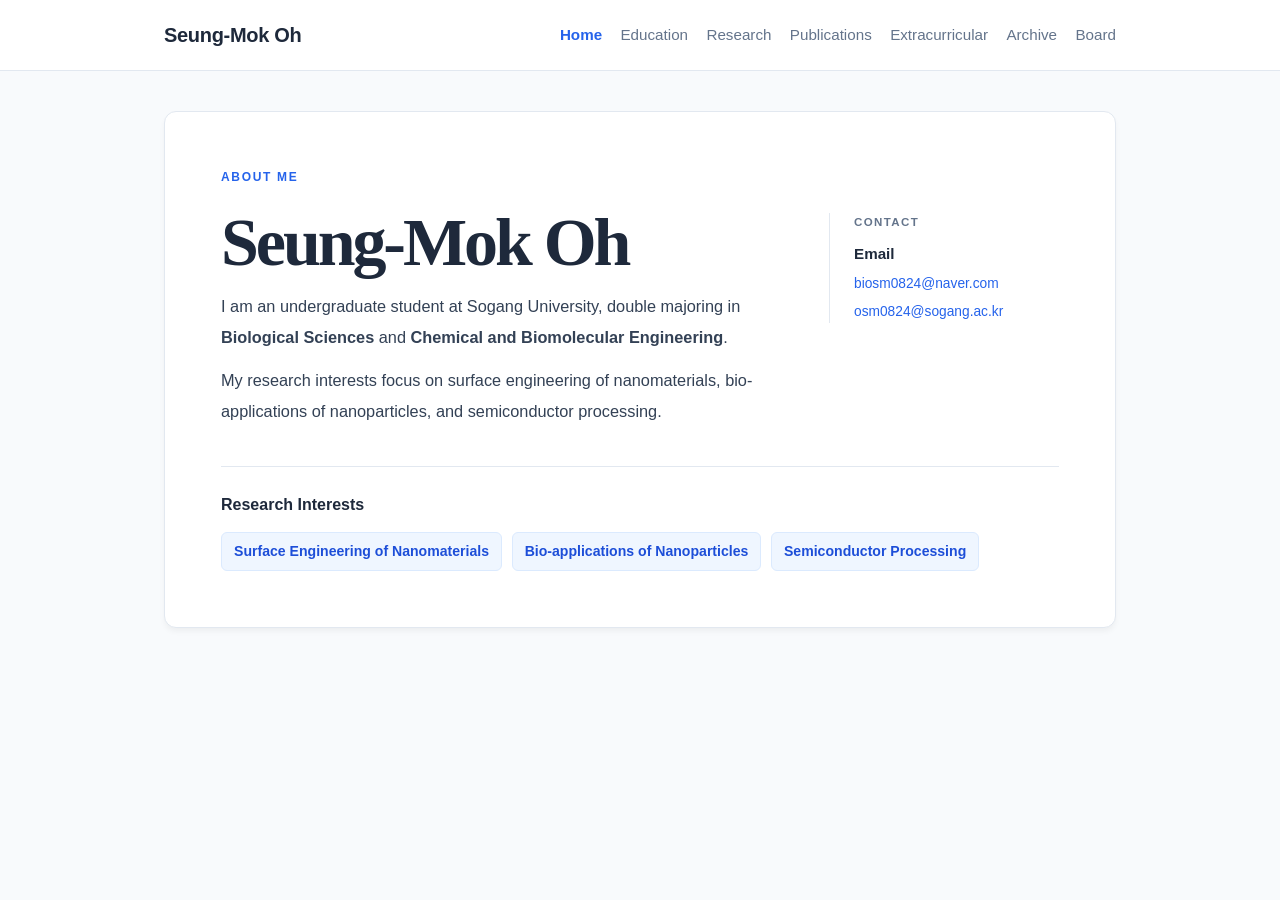
<file: index.html>
<!DOCTYPE html>

<html lang="en">
<head>
<meta charset="utf-8"/>
<meta content="width=device-width, initial-scale=1.0" name="viewport"/>
<title>Seung-Mok Oh | Home</title>
<style>
        :root {
            --primary-color: #1e293b;
            --accent-color: #2563eb;
            --bg-color: #f8fafc;
            --card-bg: #ffffff;
            --text-main: #334155;
            --text-muted: #64748b;
            --border-color: #e2e8f0;
        }

        * {
            box-sizing: border-box;
            margin: 0;
            padding: 0;
        }

        body {
            font-family: -apple-system, BlinkMacSystemFont, "Segoe UI", Roboto, "Helvetica Neue", Arial, sans-serif;
            background-color: var(--bg-color);
            color: var(--text-main);
            line-height: 1.6;
        }

        /* Top Navigation Header */
        header {
            background-color: #ffffff;
            border-bottom: 1px solid var(--border-color);
            position: sticky;
            top: 0;
            z-index: 1000;
        }

        nav {
            max-width: 1000px;
            margin: 0 auto;
            display: flex;
            justify-content: space-between;
            align-items: center;
            padding: 1.2rem 2rem;
        }

        .logo {
            color: var(--primary-color);
            font-size: 1.25rem;
            font-weight: 700;
            text-decoration: none;
            letter-spacing: -0.3px;
        }

        .nav-links {
            display: flex;
            list-style: none;
            gap: 2rem;
        }

        .nav-links a {
            color: var(--text-muted);
            text-decoration: none;
            font-size: 0.95rem;
            font-weight: 500;
            transition: color 0.2s;
        }

        .nav-links a:hover,
        .nav-links a.active {
            color: var(--accent-color);
            font-weight: 600;
        }

        /* Container */
        .container {
            max-width: 1000px;
            margin: 2.5rem auto;
            padding: 0 1.5rem;
        }

        /* Editorial home layout: typography-led, using the shared site palette. */
        .home-card {
            background: var(--card-bg);
            border: 1px solid var(--border-color);
            border-radius: 12px;
            box-shadow: 0 4px 6px -1px rgba(0, 0, 0, .05);
            padding: clamp(1.5rem, 5vw, 3.5rem);
        }
        .home-intro { display: grid; grid-template-columns: minmax(0, 1fr) minmax(0, 230px); gap: 3rem; align-items: start; }
        .eyebrow { font-size: .75rem; font-weight: 650; color: var(--accent-color); letter-spacing: .14em; text-transform: uppercase; margin-bottom: 1.15rem; }
        .home-name { font-family: Georgia, 'Times New Roman', serif; font-weight: 600; color: var(--primary-color); font-size: clamp(2.6rem, 5.6vw, 4.25rem); line-height: 1.08; letter-spacing: -.045em; margin-bottom: .75rem; }
        .home-role { font-size: .95rem; color: var(--text-muted); font-weight: 500; margin-bottom: 1.65rem; }
        .home-bio { color: var(--text-main); font-size: 1.02rem; line-height: 1.85; max-width: 60ch; }
        .home-bio + .home-bio { margin-top: .85rem; }
        .home-contact { border-left: 1px solid var(--border-color); padding-left: 1.5rem; margin-top: 2.8rem; }
        .contact-label { font-size: .72rem; font-weight: 700; color: var(--text-muted); letter-spacing: .12em; text-transform: uppercase; margin-bottom: .65rem; }
        .contact-title { font-weight: 650; font-size: .95rem; color: var(--primary-color); margin-bottom: .45rem; }
        .contact-links { display: grid; gap: .35rem; font-size: .86rem; }
        .contact-links a { color: var(--accent-color); text-decoration: none; overflow-wrap: anywhere; }
        .contact-links a:hover { text-decoration: underline; text-underline-offset: 3px; }
        .home-interests { margin-top: 2.5rem; padding-top: 1.6rem; border-top: 1px solid var(--border-color); }
        .home-section-title { font-size: 1rem; font-weight: 650; color: var(--primary-color); margin-bottom: .9rem; }
        .interest-tags { display: flex; flex-wrap: wrap; gap: .6rem; }
        .tag { display: inline-block; font-size: .88rem; font-weight: 550; color: #1d4ed8; border: 1px solid #dbeafe; background: #eff6ff; border-radius: 6px; padding: .45rem .75rem; }
        .home-links { display: flex; gap: .65rem; flex-wrap: wrap; margin-top: 1.7rem; }
        .home-link { display: inline-flex; align-items: center; justify-content: center; font-size: .85rem; font-weight: 600; padding: .65rem 1.05rem; border: 1px solid var(--border-color); border-radius: 6px; color: var(--primary-color); text-decoration: none; transition: background .2s, border-color .2s; }
        .home-link.primary { background: var(--accent-color); border-color: var(--accent-color); color: white; }
        .home-link.primary:hover { background: #1d4ed8; }
        .home-link:not(.primary):hover { border-color: var(--accent-color); color: var(--accent-color); background: #f8fafc; }
        @media(max-width: 768px) {
            .home-intro { grid-template-columns: minmax(0, 1fr); gap: 1.65rem; }
            .home-contact { border-left: 0; padding-left: 0; margin-top: 0; border-top: 1px solid var(--border-color); padding-top: 1.25rem; }
            .home-interests { margin-top: 1.65rem; }
        }

        /* Keep header/body alignment and scrollbar spacing consistent on every page. */
        html { overflow-y: scroll; }
        body { overflow-wrap: anywhere; }
        nav { padding: 1.2rem 1.5rem; gap: 1.25rem; }
        .logo { flex-shrink: 0; }
        .nav-links { flex-wrap: wrap; justify-content: flex-end; column-gap: 1.15rem; row-gap: 0.5rem; }
        .nav-links a { display: inline-block; white-space: nowrap; }

        a:focus-visible, button:focus-visible, summary:focus-visible { outline: 3px solid var(--accent-color); outline-offset: 4px; border-radius: 3px; }
        .project-title { margin: 0; line-height: 1.5; }
        .project-role { font-size: 0.88rem; color: var(--text-muted); margin: 0.35rem 0 0.15rem; }
        .project-status { display: inline-block; color: #1d4ed8; background: #eff6ff; border: 1px solid #dbeafe; font-size: 0.76rem; font-weight: 600; padding: 0.12rem 0.5rem; border-radius: 4px; margin-bottom: 0.75rem; }
        @media (max-width: 940px) {
            nav { flex-direction: column; gap: 0.85rem; }
            .nav-links { justify-content: center; }
        }
        @media (max-width: 600px) {
            nav { padding: 1rem 1.25rem; }
            .nav-links { display: grid; grid-template-columns: repeat(3, minmax(0, 1fr)); width: 100%; gap: 0.6rem 0.35rem; text-align: center; }
            .nav-links a { font-size: 0.82rem; }
            .container { margin-top: 1.5rem; padding: 0 1.25rem; }
            .card, .content-card { padding: 1.35rem; }
            .project-header { flex-direction: column; gap: 0.3rem; }
            .project-date { white-space: normal; }
        }
        @media (prefers-reduced-motion: reduce) {
            *, *::before, *::after { transition: none !important; scroll-behavior: auto !important; }
        }

        @media (max-width: 600px) { .nav-links li:last-child { grid-column: 2; } }
</style>
</head>
<body>
<!-- Header Navigation -->
<header>
<nav aria-label="Main navigation">
<a class="logo" href="index.html">Seung-Mok Oh</a>
<ul class="nav-links"><li><a aria-current="page" class="active" href="index.html">Home</a></li><li><a href="education.html">Education</a></li><li><a href="research.html">Research</a></li><li><a href="publications.html">Publications</a></li><li><a href="extracurricular.html">Extracurricular</a></li><li><a href="archive.html">Archive</a></li><li><a href="board.html">Board</a></li></ul>
</nav>
</header>
<main class="container">
<section class="home-card" aria-labelledby="home-name">
  <div class="home-intro">
    <div>
      <p class="eyebrow">About Me</p>
      <h1 class="home-name" id="home-name">Seung-Mok Oh</h1>
      <p class="home-bio">I am an undergraduate student at Sogang University, double majoring in <strong>Biological Sciences</strong> and <strong>Chemical and Biomolecular Engineering</strong>.</p>
      <p class="home-bio">My research interests focus on surface engineering of nanomaterials, bio-applications of nanoparticles, and semiconductor processing.</p>
    </div>
    <aside class="home-contact" aria-label="Contact information">
      <p class="contact-label">Contact</p>
      <p class="contact-title">Email</p>
      <div class="contact-links">
        <a href="mailto:biosm0824@naver.com">biosm0824@naver.com</a>
        <a href="mailto:osm0824@sogang.ac.kr">osm0824@sogang.ac.kr</a>
      </div>
    </aside>
  </div>
  <section class="home-interests" aria-labelledby="interests-heading">
    <h2 class="home-section-title" id="interests-heading">Research Interests</h2>
    <div class="interest-tags"><span class="tag">Surface Engineering of Nanomaterials</span><span class="tag">Bio-applications of Nanoparticles</span><span class="tag">Semiconductor Processing</span></div>
  </section>
</section>
</main>
</body>
</html>
</file>
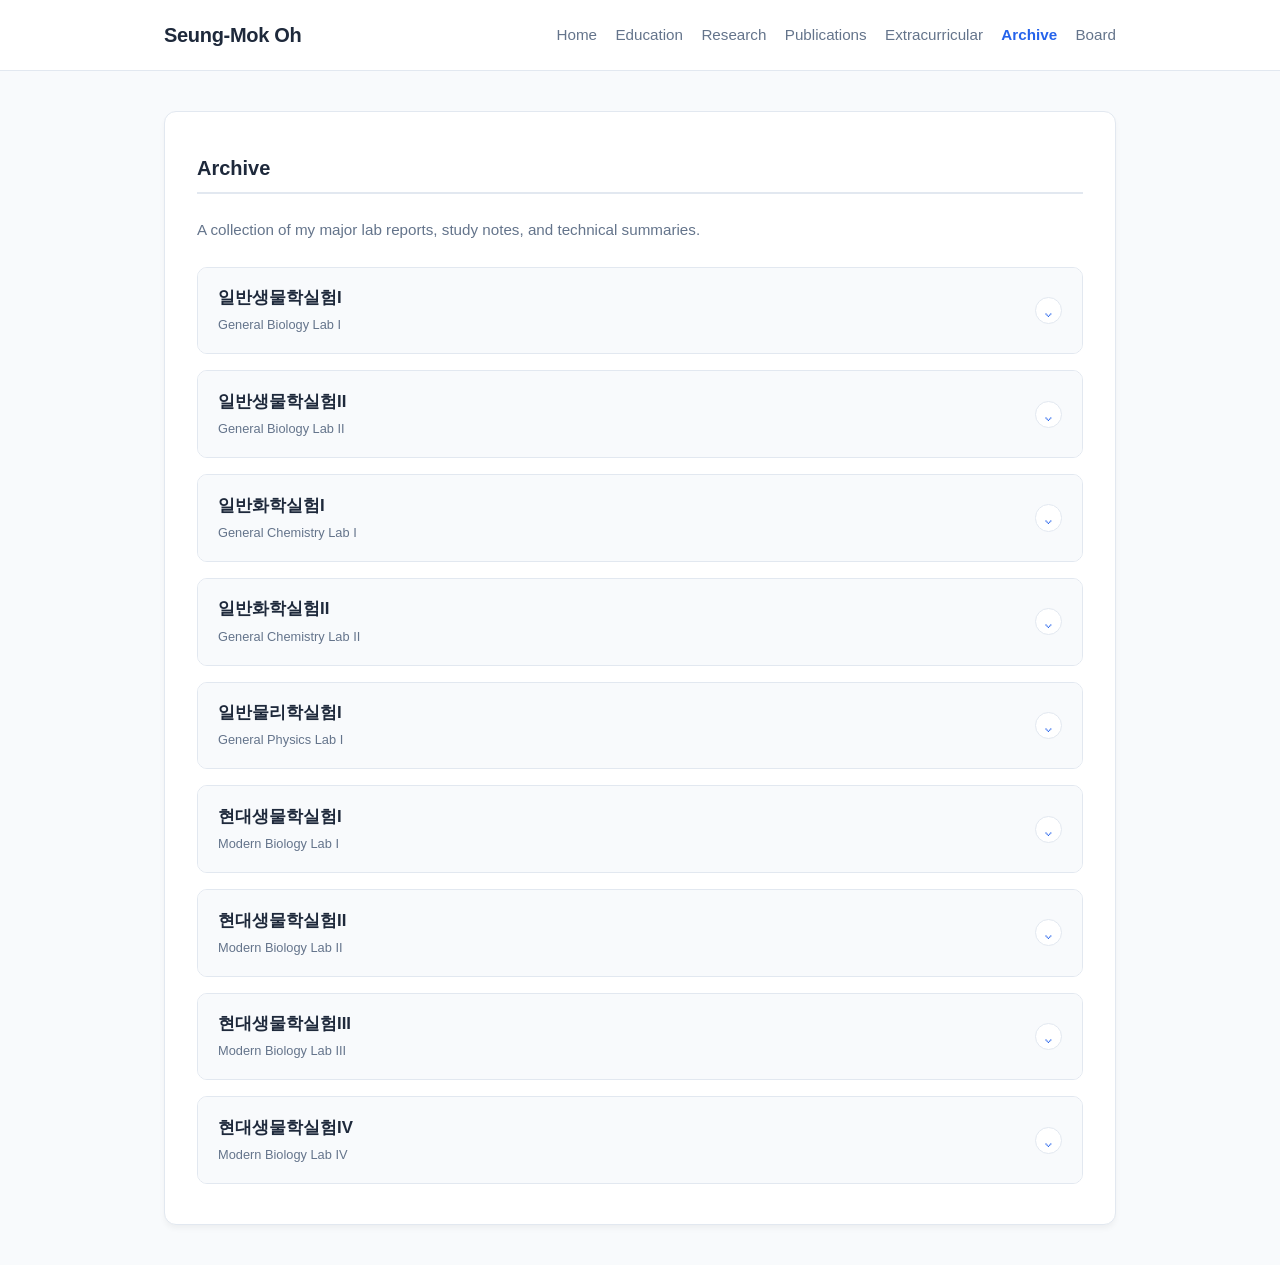
<file: archive.html>
<!DOCTYPE html>

<html lang="en">
<head>
<meta charset="utf-8"/>
<meta content="width=device-width, initial-scale=1.0" name="viewport"/>
<title>Archive | Seung-Mok Oh</title>
<style>
        :root {
            --primary-color: #1e293b;
            --accent-color: #2563eb;
            --bg-color: #f8fafc;
            --card-bg: #ffffff;
            --text-main: #334155;
            --text-muted: #64748b;
            --border-color: #e2e8f0;
        }

        * { box-sizing: border-box; margin: 0; padding: 0; }
        body { font-family: -apple-system, BlinkMacSystemFont, "Segoe UI", Roboto, sans-serif; background-color: var(--bg-color); color: var(--text-main); line-height: 1.6; }

        header { background-color: #ffffff; border-bottom: 1px solid var(--border-color); position: sticky; top: 0; z-index: 1000; }
        nav { max-width: 1000px; margin: 0 auto; display: flex; justify-content: space-between; align-items: center; padding: 1.2rem 2rem; }
        .logo { color: var(--primary-color); font-size: 1.25rem; font-weight: 700; text-decoration: none; letter-spacing: -0.3px; }
        .nav-links { display: flex; list-style: none; gap: 2rem; }
        .nav-links a { color: var(--text-muted); text-decoration: none; font-size: 0.95rem; font-weight: 500; transition: color 0.2s; }
        .nav-links a:hover, .nav-links a.active { color: var(--accent-color); font-weight: 600; }

        .container { max-width: 1000px; margin: 2.5rem auto; padding: 0 1.5rem; }
        .card { background: var(--card-bg); padding: 2.5rem 2rem; border-radius: 12px; box-shadow: 0 4px 6px -1px rgba(0, 0, 0, 0.05); border: 1px solid var(--border-color); margin-bottom: 2rem; }
        .section-title { font-size: 1.25rem; color: var(--primary-color); border-bottom: 2px solid var(--border-color); padding-bottom: 0.5rem; margin-bottom: 1.5rem; }

        .subtitle {
            font-size: 0.95rem;
            color: var(--text-muted);
            margin-bottom: 1.5rem;
        }

        .category-section {
            margin-bottom: 2rem;
        }
        .category-section:last-child {
            margin-bottom: 0;
        }
        .category-title {
            font-size: 1.15rem;
            font-weight: 700;
            color: var(--primary-color);
            margin-bottom: 1rem;
            padding-bottom: 0.4rem;
            border-bottom: 1px solid var(--border-color);
        }

        .study-grid {
            display: flex;
            flex-direction: column;
            gap: 1.2rem;
        }

        .study-card {
            background: var(--card-bg);
            border: 1px solid var(--border-color);
            border-radius: 12px;
            padding: 1.5rem;
            box-shadow: 0 4px 6px -1px rgba(0, 0, 0, 0.05);
            transition: transform 0.2s, box-shadow 0.2s;
        }
        .study-card:hover {
            transform: translateY(-2px);
            box-shadow: 0 6px 12px -2px rgba(0, 0, 0, 0.08);
        }

        .study-meta {
            font-size: 0.85rem;
            color: var(--text-muted);
            margin-bottom: 0.4rem;
        }

        .study-title {
            font-size: 1.1rem;
            font-weight: 700;
            color: var(--primary-color);
            margin-bottom: 0.5rem;
        }

        .study-desc {
            font-size: 0.92rem;
            color: var(--text-main);
            margin-bottom: 1.2rem;
        }

        .btn {
            display: inline-block;
            padding: 0.5rem 1rem;
            font-size: 0.88rem;
            font-weight: 600;
            text-decoration: none;
            border-radius: 6px;
            cursor: pointer;
            border: none;
            background-color: var(--accent-color);
            color: #ffffff;
            transition: background-color 0.2s;
        }
        .btn:hover {
            background-color: #1d4ed8;
        }

        .pdf-viewer-box {
            margin-top: 1.2rem;
        }
        .pdf-viewer-box[hidden] { display: none !important; }

        .pdf-viewer-box iframe {
            width: 100%;
            height: 600px;
            border: 1px solid var(--border-color);
            border-radius: 8px;
            background: #ffffff;
        }

        @media (max-width: 768px) { 
            nav { flex-direction: column; gap: 1rem; } 
        }

        html { overflow-y: scroll; }
        body { overflow-wrap: anywhere; }
        nav { padding: 1.2rem 1.5rem; gap: 1.25rem; }
        .logo { flex-shrink: 0; }
        .nav-links { flex-wrap: wrap; justify-content: flex-end; column-gap: 1.15rem; row-gap: 0.5rem; }
        .nav-links a { display: inline-block; white-space: nowrap; }
        .home-grid { grid-template-columns: 300px minmax(0, 1fr); }
        a:focus-visible, button:focus-visible, summary:focus-visible { outline: 3px solid var(--accent-color); outline-offset: 4px; border-radius: 3px; }
        .project-title { margin: 0; line-height: 1.5; }
        .project-role { font-size: 0.88rem; color: var(--text-muted); margin: 0.35rem 0 0.15rem; }
        .project-status { display: inline-block; color: #1d4ed8; background: #eff6ff; border: 1px solid #dbeafe; font-size: 0.76rem; font-weight: 600; padding: 0.12rem 0.5rem; border-radius: 4px; margin-bottom: 0.75rem; }
        @media (max-width: 940px) {
            nav { flex-direction: column; gap: 0.85rem; }
            .nav-links { justify-content: center; }
        }
        @media (max-width: 768px) {
            .home-grid { grid-template-columns: minmax(0, 1fr); }
        }
        @media (max-width: 600px) {
            nav { padding: 1rem 1.25rem; }
            .nav-links { display: grid; grid-template-columns: repeat(3, minmax(0, 1fr)); width: 100%; gap: 0.6rem 0.35rem; text-align: center; }
            .nav-links a { font-size: 0.82rem; }
            .container { margin-top: 1.5rem; padding: 0 1.25rem; }
            .card, .content-card { padding: 1.35rem; }
            .project-header { flex-direction: column; gap: 0.3rem; }
            .project-date { white-space: normal; }
        }
        @media (prefers-reduced-motion: reduce) {
            *, *::before, *::after { transition: none !important; scroll-behavior: auto !important; }
        }
        .category-section { border: 1px solid var(--border-color); border-radius: 10px; overflow: hidden; margin-bottom: 1rem; }
        .category-section:last-of-type { margin-bottom: 0; }
        .category-summary { list-style: none; cursor: pointer; display: flex; align-items: center; justify-content: space-between; gap: 1rem; padding: 1.1rem 1.25rem; background: #f8fafc; }
        .category-summary::-webkit-details-marker { display: none; }
        .category-summary::marker { content: ''; }
        .category-summary:hover { background: #eff6ff; }
        .category-section[open] > .category-summary { border-bottom: 1px solid var(--border-color); }
        .category-name { display: block; font-size: 1.05rem; font-weight: 700; color: var(--primary-color); }
        .category-subtitle { display: block; font-size: 0.8rem; color: #64748b; margin-top: 0.2rem; }
        .category-action { flex-shrink: 0; display: flex; align-items: center; justify-content: center; width: 1.7rem; height: 1.7rem; border-radius: 50%; background: #ffffff; border: 1px solid var(--border-color); color: #2563eb; }
        .category-chevron { display: inline-block; font-size: 1.2rem; line-height: 1; transition: transform 0.2s; }
        .category-section[open] .category-chevron { transform: rotate(180deg); }
        .category-section > .study-grid { padding: 1.25rem; }
        .study-card { box-shadow: none; border-radius: 8px; }
        .study-card:hover { transform: none; box-shadow: none; }
        .pdf-viewer-box iframe { display: block; height: min(700px, 75vh); min-height: 320px; }
        @media (max-width: 600px) {
            .category-summary { padding: 1rem; }
            .category-section > .study-grid { padding: 0.75rem; }
            .study-card { padding: 1rem; }
        }
        @media (max-width: 600px) { .nav-links li:last-child { grid-column: 2; } }
</style>
</head>
<body>

<header>
<nav aria-label="Main navigation">
<a class="logo" href="index.html">Seung-Mok Oh</a>
<ul class="nav-links"><li><a href="index.html">Home</a></li><li><a href="education.html">Education</a></li><li><a href="research.html">Research</a></li><li><a href="publications.html">Publications</a></li><li><a href="extracurricular.html">Extracurricular</a></li><li><a aria-current="page" class="active" href="archive.html">Archive</a></li><li><a href="board.html">Board</a></li></ul>
</nav>
</header>

<main class="container">
<section class="card">
<h1 class="section-title">Archive</h1>
<p class="subtitle">A collection of my major lab reports, study notes, and technical summaries.</p>

<details class="category-section" lang="ko">
<summary class="category-summary">

<span class="category-heading">
<span class="category-name">일반생물학실험I</span>
<span class="category-subtitle">General Biology Lab I</span>
</span>
<span aria-hidden="true" class="category-action"><span class="category-chevron">⌄</span></span>
</summary>
<div class="study-grid">

<article class="study-card" lang="ko">

<p class="study-meta">General Biology Lab I</p>

<h3 class="study-title">1회차</h3>

<p class="study-desc">확산, 원형질 분리, 용혈현상</p>

<button aria-expanded="false" class="btn" onclick="togglePdf(this)" type="button">View PDF Inside</button>
<div class="pdf-viewer-box" hidden="">

<iframe allowfullscreen="" data-src="https://drive.google.com/file/d/1yaQ4tc9gZPe3TZhaaqynX_jaSe0DTAw_/preview" loading="lazy" title="General Biology Lab I — 1회차 Full-Report"></iframe>
</div>
</article>

<article class="study-card" lang="ko">

<p class="study-meta">General Biology Lab I</p>

<h3 class="study-title">2회차</h3>

<p class="study-desc">GFP 단백질과 단백질 정량</p>

<button aria-expanded="false" class="btn" onclick="togglePdf(this)" type="button">View PDF Inside</button>
<div class="pdf-viewer-box" hidden="">

<iframe allowfullscreen="" data-src="https://drive.google.com/file/d/17eWxqY18vb-KCUzNCr_Q16vp5tzPW1x4/preview" loading="lazy" title="General Biology Lab I — 2회차 Full-Report"></iframe>
</div>
</article>

<article class="study-card" lang="ko">

<p class="study-meta">General Biology Lab I</p>

<h3 class="study-title">3회차</h3>

<p class="study-desc">효소</p>

<button aria-expanded="false" class="btn" onclick="togglePdf(this)" type="button">View PDF Inside</button>
<div class="pdf-viewer-box" hidden="">

<iframe allowfullscreen="" data-src="https://drive.google.com/file/d/1-Ra_SjEAgLwM9hpi1Yu1IUiBbzyoY2dn/preview" loading="lazy" title="General Biology Lab I — 3회차 Full-Report"></iframe>
</div>
</article>

<article class="study-card" lang="ko">

<p class="study-meta">General Biology Lab I</p>

<h3 class="study-title">4회차</h3>

<p class="study-desc">Plasmid DNA 의 제한효소 절단 및 전기영동</p>

<button aria-expanded="false" class="btn" onclick="togglePdf(this)" type="button">View PDF Inside</button>
<div class="pdf-viewer-box" hidden="">

<iframe allowfullscreen="" data-src="https://drive.google.com/file/d/1o_swttTBvM3GS3J4ATgXnhSUebBqoNXG/preview" loading="lazy" title="General Biology Lab I — 4회차 Full-Report"></iframe>
</div>
</article>
        
</div>
</details>

<details class="category-section" lang="ko">
<summary class="category-summary">

<span class="category-heading">
<span class="category-name">일반생물학실험II</span>
<span class="category-subtitle">General Biology Lab II</span>
</span>
<span aria-hidden="true" class="category-action"><span class="category-chevron">⌄</span></span>
</summary>
<div class="study-grid">

<article class="study-card" lang="ko">

<p class="study-meta">General Biology Lab II</p>

<h3 class="study-title">1회차</h3>

<p class="study-desc">순환계 및 심장박동</p>

<button aria-expanded="false" class="btn" onclick="togglePdf(this)" type="button">View PDF Inside</button>
<div class="pdf-viewer-box" hidden="">

<iframe allowfullscreen="" data-src="https://drive.google.com/file/d/1FowJetpE3xUBD4Wup89-qfqCqb7WF7V9/preview" loading="lazy" title="General Biology Lab II — 1회차 Full-Report"></iframe>
</div>
</article>

<article class="study-card" lang="ko">

<p class="study-meta">General Biology Lab II</p>

<h3 class="study-title">2회차</h3>

<p class="study-desc">발생과정의 이해</p>

<button aria-expanded="false" class="btn" onclick="togglePdf(this)" type="button">View PDF Inside</button>
<div class="pdf-viewer-box" hidden="">

<iframe allowfullscreen="" data-src="https://drive.google.com/file/d/1OAKAJU9MRbcmZ2wDgLqCAaRXwpA6WYXm/preview" loading="lazy" title="General Biology Lab II — 2회차 Full-Report"></iframe>
</div>
</article>

<article class="study-card" lang="ko">

<p class="study-meta">General Biology Lab II</p>

<h3 class="study-title">3회차</h3>

<p class="study-desc">환경오염 및 수질검사</p>

<button aria-expanded="false" class="btn" onclick="togglePdf(this)" type="button">View PDF Inside</button>
<div class="pdf-viewer-box" hidden="">

<iframe allowfullscreen="" data-src="https://drive.google.com/file/d/1iCVRXXygGxJnuJvhbtP2sGrZ5lqmB-_f/preview" loading="lazy" title="General Biology Lab II — 3회차 Full-Report"></iframe>
</div>
</article>

<article class="study-card" lang="ko">

<p class="study-meta">General Biology Lab II</p>

<h3 class="study-title">4회차</h3>

<p class="study-desc">개체군의 성장</p>

<button aria-expanded="false" class="btn" onclick="togglePdf(this)" type="button">View PDF Inside</button>
<div class="pdf-viewer-box" hidden="">

<iframe allowfullscreen="" data-src="https://drive.google.com/file/d/1rlrxq1PO3XOCRkKPlNliF5BfYVjFPWI9/preview" loading="lazy" title="General Biology Lab II — 4회차 Full-Report"></iframe>
</div>
</article>

</div>
</details>
        
<details class="category-section" lang="ko">
<summary class="category-summary">

<span class="category-heading">
<span class="category-name">일반화학실험I</span>
<span class="category-subtitle">General Chemistry Lab I</span>
</span>
<span aria-hidden="true" class="category-action"><span class="category-chevron">⌄</span></span>
</summary>
<div class="study-grid">

<article class="study-card" lang="ko">

<p class="study-meta">General Chemistry Lab I</p>

<h3 class="study-title">2주차 Pre-Report</h3>

<p class="study-desc">질량측정과 액체 옮기기</p>

<button aria-expanded="false" class="btn" onclick="togglePdf(this)" type="button">View PDF Inside</button>
<div class="pdf-viewer-box" hidden="">

<iframe allowfullscreen="" data-src="https://drive.google.com/file/d/1Tl_cxPMzWjP5QSiv5l-5o0EVB_SCajMq/preview" loading="lazy" title="General Chemistry Lab I — 2주차 Pre-Report"></iframe>
</div>
</article>

<article class="study-card" lang="ko">

<p class="study-meta">General Chemistry Lab I</p>

<h3 class="study-title">2주차 Main-Report</h3>

<p class="study-desc">질량측정과 액체 옮기기</p>

<button aria-expanded="false" class="btn" onclick="togglePdf(this)" type="button">View PDF Inside</button>
<div class="pdf-viewer-box" hidden="">

<iframe allowfullscreen="" data-src="https://drive.google.com/file/d/1N7Wryfa_uNQ2eJmEi_dLq8MoVJgdA7RU/preview" loading="lazy" title="General Chemistry Lab I — 2주차 Main-Report"></iframe>
</div>
</article>

<article class="study-card" lang="ko">

<p class="study-meta">General Chemistry Lab I</p>

<h3 class="study-title">3주차 Pre-Report</h3>

<p class="study-desc">아보가드로 수의 결정</p>

<button aria-expanded="false" class="btn" onclick="togglePdf(this)" type="button">View PDF Inside</button>
<div class="pdf-viewer-box" hidden="">

<iframe allowfullscreen="" data-src="https://drive.google.com/file/d/1MiymcInY9CCPZJ_Pu2XhwEW_lr37ULe0/preview" loading="lazy" title="General Chemistry Lab I — 3주차 Pre-Report"></iframe>
</div>
</article>

<article class="study-card" lang="ko">

<p class="study-meta">General Chemistry Lab I</p>

<h3 class="study-title">3주차 Main-Report</h3>

<p class="study-desc">아보가드로 수의 결정</p>

<button aria-expanded="false" class="btn" onclick="togglePdf(this)" type="button">View PDF Inside</button>
<div class="pdf-viewer-box" hidden="">

<iframe allowfullscreen="" data-src="https://drive.google.com/file/d/16RSHk2BYY2Pej0pn20lbBYvO4GX_4lIC/preview" loading="lazy" title="General Chemistry Lab I — 3주차 Main-Report"></iframe>
</div>
</article>

<article class="study-card" lang="ko">

<p class="study-meta">General Chemistry Lab I</p>

<h3 class="study-title">4주차 Pre-Report</h3>

<p class="study-desc">몰질량 측정</p>

<button aria-expanded="false" class="btn" onclick="togglePdf(this)" type="button">View PDF Inside</button>
<div class="pdf-viewer-box" hidden="">

<iframe allowfullscreen="" data-src="https://drive.google.com/file/d/10CqTmgty2oW3UQ6cLPNTJhZ75yF46gSb/preview" loading="lazy" title="General Chemistry Lab I — 4주차 Pre-Report"></iframe>
</div>
</article>

<article class="study-card" lang="ko">

<p class="study-meta">General Chemistry Lab I</p>

<h3 class="study-title">4주차 Main-Report</h3>

<p class="study-desc">아보가드로 수의 결정</p>

<button aria-expanded="false" class="btn" onclick="togglePdf(this)" type="button">View PDF Inside</button>
<div class="pdf-viewer-box" hidden="">

<iframe allowfullscreen="" data-src="https://drive.google.com/file/d/1P_2exZMbbvkGU8-WOFDW8DPgX9YMEBkY/preview" loading="lazy" title="General Chemistry Lab I — 4주차 Main-Report"></iframe>
</div>
</article>

<article class="study-card" lang="ko">

<p class="study-meta">General Chemistry Lab I</p>

<h3 class="study-title">5주차 Pre-Report</h3>

<p class="study-desc">생활속의 산염기 분석</p>

<button aria-expanded="false" class="btn" onclick="togglePdf(this)" type="button">View PDF Inside</button>
<div class="pdf-viewer-box" hidden="">

<iframe allowfullscreen="" data-src="https://drive.google.com/file/d/1YdL5EN49sIsHEsk8nPRoLF_Yy8Wgt19i/preview" loading="lazy" title="General Chemistry Lab I — 5주차 Pre-Report"></iframe>
</div>
</article>

<article class="study-card" lang="ko">

<p class="study-meta">General Chemistry Lab I</p>

<h3 class="study-title">5주차 Main-Report</h3>

<p class="study-desc">생활속의 산염기 분석</p>

<button aria-expanded="false" class="btn" onclick="togglePdf(this)" type="button">View PDF Inside</button>
<div class="pdf-viewer-box" hidden="">

<iframe allowfullscreen="" data-src="https://drive.google.com/file/d/17-J_cVFyLSts2XAJC8Ef1wmywKtZdRPE/preview" loading="lazy" title="General Chemistry Lab I — 5주차 Main-Report"></iframe>
</div>
</article>

<article class="study-card" lang="ko">

<p class="study-meta">General Chemistry Lab I</p>

<h3 class="study-title">6주차 Pre-Report</h3>

<p class="study-desc">비누 만들기</p>

<button aria-expanded="false" class="btn" onclick="togglePdf(this)" type="button">View PDF Inside</button>
<div class="pdf-viewer-box" hidden="">

<iframe allowfullscreen="" data-src="https://drive.google.com/file/d/1zkJWw4TppTpFhhT3EPhZKtFNk6X1geAh/preview" loading="lazy" title="General Chemistry Lab I — 6주차 Pre-Report"></iframe>
</div>
</article>

<article class="study-card" lang="ko">

<p class="study-meta">General Chemistry Lab I</p>

<h3 class="study-title">6주차 Main-Report</h3>

<p class="study-desc">비누 만들기</p>

<button aria-expanded="false" class="btn" onclick="togglePdf(this)" type="button">View PDF Inside</button>
<div class="pdf-viewer-box" hidden="">

<iframe allowfullscreen="" data-src="https://drive.google.com/file/d/1ifnEuNMtWF9ZVzTeHlzwAy1YQkbY-Nt-/preview" loading="lazy" title="General Chemistry Lab I — 6주차 Main-Report"></iframe>
</div>
</article>

<article class="study-card" lang="ko">

<p class="study-meta">General Chemistry Lab I</p>

<h3 class="study-title">7주차 Pre-Report</h3>

<p class="study-desc">엔탈피 측정</p>

<button aria-expanded="false" class="btn" onclick="togglePdf(this)" type="button">View PDF Inside</button>
<div class="pdf-viewer-box" hidden="">

<iframe allowfullscreen="" data-src="https://drive.google.com/file/d/1t-c41WgzOnb9kSH3buUQ2DuGvH_NI5Sn/preview" loading="lazy" title="General Chemistry Lab I — 7주차 Pre-Report"></iframe>
</div>
</article>

<article class="study-card" lang="ko">

<p class="study-meta">General Chemistry Lab I</p>

<h3 class="study-title">7주차 Main-Report</h3>

<p class="study-desc">엔탈피 측정</p>

<button aria-expanded="false" class="btn" onclick="togglePdf(this)" type="button">View PDF Inside</button>
<div class="pdf-viewer-box" hidden="">

<iframe allowfullscreen="" data-src="https://drive.google.com/file/d/157oBN93nn2XeY1JUrJZtI9yuxqJCJVX-/preview" loading="lazy" title="General Chemistry Lab I — 7주차 Main-Report"></iframe>
</div>
</article>

<article class="study-card" lang="ko">

<p class="study-meta">General Chemistry Lab I</p>

<h3 class="study-title">9주차 Pre-Report</h3>

<p class="study-desc">불꽃 실험</p>

<button aria-expanded="false" class="btn" onclick="togglePdf(this)" type="button">View PDF Inside</button>
<div class="pdf-viewer-box" hidden="">

<iframe allowfullscreen="" data-src="https://drive.google.com/file/d/1jFKbdUuobleunclQLH86izDz-Jms_lcr/preview" loading="lazy" title="General Chemistry Lab I — 9주차 Pre-Report"></iframe>
</div>
</article>

<article class="study-card" lang="ko">

<p class="study-meta">General Chemistry Lab I</p>

<h3 class="study-title">9주차 Main-Report</h3>

<p class="study-desc">불꽃 실험</p>

<button aria-expanded="false" class="btn" onclick="togglePdf(this)" type="button">View PDF Inside</button>
<div class="pdf-viewer-box" hidden="">

<iframe allowfullscreen="" data-src="https://drive.google.com/file/d/1W8Iv6_zf6Ge1nXgOIPM733MV0a1e1Q_7/preview" loading="lazy" title="General Chemistry Lab I — 9주차 Main-Report"></iframe>
</div>
</article>

<article class="study-card" lang="ko">

<p class="study-meta">General Chemistry Lab I</p>

<h3 class="study-title">10주차 Pre-Report</h3>

<p class="study-desc">카페인 추출</p>

<button aria-expanded="false" class="btn" onclick="togglePdf(this)" type="button">View PDF Inside</button>
<div class="pdf-viewer-box" hidden="">

<iframe allowfullscreen="" data-src="https://drive.google.com/file/d/1ooL1QcfQjPGaM6PUmn1IhBzLRf3Xte0h/preview" loading="lazy" title="General Chemistry Lab I — 10주차 Pre-Report"></iframe>
</div>
</article>

<article class="study-card" lang="ko">

<p class="study-meta">General Chemistry Lab I</p>

<h3 class="study-title">10주차 Main-Report</h3>

<p class="study-desc">카페인 추출</p>

<button aria-expanded="false" class="btn" onclick="togglePdf(this)" type="button">View PDF Inside</button>
<div class="pdf-viewer-box" hidden="">

<iframe allowfullscreen="" data-src="https://drive.google.com/file/d/1ya2PBUJUr1GvNEqN_UsQertStFRKRcvk/preview" loading="lazy" title="General Chemistry Lab I — 10주차 Main-Report"></iframe>
</div>
</article>

<article class="study-card" lang="ko">

<p class="study-meta">General Chemistry Lab I</p>

<h3 class="study-title">11주차 Pre-Report</h3>

<p class="study-desc">기체상수의 결정</p>

<button aria-expanded="false" class="btn" onclick="togglePdf(this)" type="button">View PDF Inside</button>
<div class="pdf-viewer-box" hidden="">

<iframe allowfullscreen="" data-src="https://drive.google.com/file/d/1SGDKxtMvHV_UMSuHByVym0xVXH5xzo58/preview" loading="lazy" title="General Chemistry Lab I — 11주차 Pre-Report"></iframe>
</div>
</article>

<article class="study-card" lang="ko">

<p class="study-meta">General Chemistry Lab I</p>

<h3 class="study-title">11주차 Main-Report</h3>

<p class="study-desc">기체상수의 결정</p>

<button aria-expanded="false" class="btn" onclick="togglePdf(this)" type="button">View PDF Inside</button>
<div class="pdf-viewer-box" hidden="">

<iframe allowfullscreen="" data-src="https://drive.google.com/file/d/1eZSu_-sXUjOwCWgFeTx7hmXdIkSSnxGt/preview" loading="lazy" title="General Chemistry Lab I — 11주차 Main-Report"></iframe>
</div>
</article>

<article class="study-card" lang="ko">

<p class="study-meta">General Chemistry Lab I</p>

<h3 class="study-title">12주차 Pre-Report</h3>

<p class="study-desc">계면활성제와 에멀젼</p>

<button aria-expanded="false" class="btn" onclick="togglePdf(this)" type="button">View PDF Inside</button>
<div class="pdf-viewer-box" hidden="">

<iframe allowfullscreen="" data-src="https://drive.google.com/file/d/193LzujC6O5l5P7NaVD_0f_6sdjpa6ysX/preview" loading="lazy" title="General Chemistry Lab I — 12주차 Pre-Report"></iframe>
</div>
</article>

<article class="study-card" lang="ko">

<p class="study-meta">General Chemistry Lab I</p>

<h3 class="study-title">12주차 Main-Report</h3>

<p class="study-desc">계면활성제와 에멀젼</p>

<button aria-expanded="false" class="btn" onclick="togglePdf(this)" type="button">View PDF Inside</button>
<div class="pdf-viewer-box" hidden="">

<iframe allowfullscreen="" data-src="https://drive.google.com/file/d/1nYAUYAE_TMQPocXJ0_u9sjjtKb8gq-jF/preview" loading="lazy" title="General Chemistry Lab I — 12주차 Main-Report"></iframe>
</div>
</article>

<article class="study-card" lang="ko">

<p class="study-meta">General Chemistry Lab I</p>

<h3 class="study-title">13주차 Pre-Report</h3>

<p class="study-desc">합성섬유 나일론 끈</p>

<button aria-expanded="false" class="btn" onclick="togglePdf(this)" type="button">View PDF Inside</button>
<div class="pdf-viewer-box" hidden="">

<iframe allowfullscreen="" data-src="https://drive.google.com/file/d/1v61pRylIcyE5FswKpIrIATcGU4cLHWyx/preview" loading="lazy" title="General Chemistry Lab I — 13주차 Pre-Report"></iframe>
</div>
</article>

<article class="study-card" lang="ko">

<p class="study-meta">General Chemistry Lab I</p>

<h3 class="study-title">13주차 Main-Report</h3>

<p class="study-desc">합성섬유 나일론 끈</p>

<button aria-expanded="false" class="btn" onclick="togglePdf(this)" type="button">View PDF Inside</button>
<div class="pdf-viewer-box" hidden="">

<iframe allowfullscreen="" data-src="https://drive.google.com/file/d/1xHca53R8LYqzSx4o0zrliHo2tPI6dG96/preview" loading="lazy" title="General Chemistry Lab I — 13주차 Main-Report"></iframe>
</div>
</article>

<article class="study-card" lang="ko">

<p class="study-meta">General Chemistry Lab I</p>

<h3 class="study-title">14주차 Pre-Report</h3>

<p class="study-desc">분자 간 인력과 표면장력</p>

<button aria-expanded="false" class="btn" onclick="togglePdf(this)" type="button">View PDF Inside</button>
<div class="pdf-viewer-box" hidden="">

<iframe allowfullscreen="" data-src="https://drive.google.com/file/d/1avUC4rRKRg_5dTUfReQ0qIJN8MYLUTA5/preview" loading="lazy" title="General Chemistry Lab I — 14주차 Pre-Report"></iframe>
</div>
</article>

<article class="study-card" lang="ko">

<p class="study-meta">General Chemistry Lab I</p>

<h3 class="study-title">14주차 Main-Report</h3>

<p class="study-desc">분자 간 인력과 표면장력</p>

<button aria-expanded="false" class="btn" onclick="togglePdf(this)" type="button">View PDF Inside</button>
<div class="pdf-viewer-box" hidden="">

<iframe allowfullscreen="" data-src="https://drive.google.com/file/d/16BjDkAkEAf5DDGnMlXWde6ArD6nEjXAq/preview" loading="lazy" title="General Chemistry Lab I — 14주차 Main-Report"></iframe>
</div>
</article>

</div>
</details>

<details class="category-section" lang="ko">
<summary class="category-summary">

<span class="category-heading">
<span class="category-name">일반화학실험II</span>
<span class="category-subtitle">General Chemistry Lab II</span>
</span>
<span aria-hidden="true" class="category-action"><span class="category-chevron">⌄</span></span>
</summary>
<div class="study-grid">

<article class="study-card" lang="ko">

<p class="study-meta">General Chemistry Lab II</p>

<h3 class="study-title">2주차 Pre-Report</h3>

<p class="study-desc">전기영동</p>

<button aria-expanded="false" class="btn" onclick="togglePdf(this)" type="button">View PDF Inside</button>
<div class="pdf-viewer-box" hidden="">

<iframe allowfullscreen="" data-src="https://drive.google.com/file/d/1woL9Q572Bne4N5pNuvnlWmq296OOrpJ7/preview" loading="lazy" title="General Chemistry Lab II — 2주차 Pre-Report"></iframe>
</div>
</article>

<article class="study-card" lang="ko">

<p class="study-meta">General Chemistry Lab II</p>

<h3 class="study-title">2주차 Main-Report</h3>

<p class="study-desc">전기영동</p>

<button aria-expanded="false" class="btn" onclick="togglePdf(this)" type="button">View PDF Inside</button>
<div class="pdf-viewer-box" hidden="">

<iframe allowfullscreen="" data-src="https://drive.google.com/file/d/1Bb2tC6AlQbWhzI01AGF0EnMrKPyK0lid/preview" loading="lazy" title="General Chemistry Lab II — 2주차 Main-Report"></iframe>
</div>
</article>

<article class="study-card" lang="ko">

<p class="study-meta">General Chemistry Lab II</p>

<h3 class="study-title">3주차 Pre-Report</h3>

<p class="study-desc">재결정과 거르기</p>

<button aria-expanded="false" class="btn" onclick="togglePdf(this)" type="button">View PDF Inside</button>
<div class="pdf-viewer-box" hidden="">

<iframe allowfullscreen="" data-src="https://drive.google.com/file/d/123DnBbZrnvBO801L3owbX6QP4VWaxfal/preview" loading="lazy" title="General Chemistry Lab II — 3주차 Pre-Report"></iframe>
</div>
</article>

<article class="study-card" lang="ko">

<p class="study-meta">General Chemistry Lab II</p>

<h3 class="study-title">3주차 Main-Report</h3>

<p class="study-desc">재결정과 거르기</p>

<button aria-expanded="false" class="btn" onclick="togglePdf(this)" type="button">View PDF Inside</button>
<div class="pdf-viewer-box" hidden="">

<iframe allowfullscreen="" data-src="https://drive.google.com/file/d/1h6AMNKcLsTkq41_8oPKnkXD0-qRYlEWy/preview" loading="lazy" title="General Chemistry Lab II — 3주차 Main-Report"></iframe>
</div>
</article>

<article class="study-card" lang="ko">

<p class="study-meta">General Chemistry Lab II</p>

<h3 class="study-title">4주차 Pre-Report</h3>

<p class="study-desc">산화 환원 적정 : 과망간산법</p>

<button aria-expanded="false" class="btn" onclick="togglePdf(this)" type="button">View PDF Inside</button>
<div class="pdf-viewer-box" hidden="">

<iframe allowfullscreen="" data-src="https://drive.google.com/file/d/1OmQ4j1gXlSQY1P9S9ypL7j4iLVVEvKfr/preview" loading="lazy" title="General Chemistry Lab II — 4주차 Pre-Report"></iframe>
</div>
</article>

<article class="study-card" lang="ko">

<p class="study-meta">General Chemistry Lab II</p>

<h3 class="study-title">4주차 Main-Report</h3>

<p class="study-desc">산화 환원 적정 : 과망간산법</p>

<button aria-expanded="false" class="btn" onclick="togglePdf(this)" type="button">View PDF Inside</button>
<div class="pdf-viewer-box" hidden="">

<iframe allowfullscreen="" data-src="https://drive.google.com/file/d/1JmwfbBQqtwmBB78N56uuDZsTapgvX60I/preview" loading="lazy" title="General Chemistry Lab II — 4주차 Main-Report"></iframe>
</div>
</article>

<article class="study-card" lang="ko">

<p class="study-meta">General Chemistry Lab II</p>

<h3 class="study-title">5주차 Pre-Report</h3>

<p class="study-desc">평형 상수</p>

<button aria-expanded="false" class="btn" onclick="togglePdf(this)" type="button">View PDF Inside</button>
<div class="pdf-viewer-box" hidden="">

<iframe allowfullscreen="" data-src="https://drive.google.com/file/d/1vU9HhTfYMmgjT41hsrXA_uZL01Ec-vMZ/preview" loading="lazy" title="General Chemistry Lab II — 5주차 Pre-Report"></iframe>
</div>
</article>

<article class="study-card" lang="ko">

<p class="study-meta">General Chemistry Lab II</p>

<h3 class="study-title">5주차 Main-Report</h3>

<p class="study-desc">평형 상수</p>

<button aria-expanded="false" class="btn" onclick="togglePdf(this)" type="button">View PDF Inside</button>
<div class="pdf-viewer-box" hidden="">

<iframe allowfullscreen="" data-src="https://drive.google.com/file/d/14MK1eKAQjfF8G76g6oRrz1xQ7jw5dOCY/preview" loading="lazy" title="General Chemistry Lab II — 5주차 Main-Report"></iframe>
</div>
</article>

<article class="study-card" lang="ko">

<p class="study-meta">General Chemistry Lab II</p>

<h3 class="study-title">6주차 Pre-Report</h3>

<p class="study-desc">시계 반응</p>

<button aria-expanded="false" class="btn" onclick="togglePdf(this)" type="button">View PDF Inside</button>
<div class="pdf-viewer-box" hidden="">

<iframe allowfullscreen="" data-src="https://drive.google.com/file/d/1rwU3Yywt_MirTrLbRAxuWeDNl-pJu7qL/preview" loading="lazy" title="General Chemistry Lab II — 6주차 Pre-Report"></iframe>
</div>
</article>

<article class="study-card" lang="ko">

<p class="study-meta">General Chemistry Lab II</p>

<h3 class="study-title">6주차 Main-Report</h3>

<p class="study-desc">시계 반응</p>

<button aria-expanded="false" class="btn" onclick="togglePdf(this)" type="button">View PDF Inside</button>
<div class="pdf-viewer-box" hidden="">

<iframe allowfullscreen="" data-src="https://drive.google.com/file/d/1wRKrEI4my70ZmfDGwCYnrZD7yjxi4MxO/preview" loading="lazy" title="General Chemistry Lab II — 6주차 Main-Report"></iframe>
</div>
</article>

<article class="study-card" lang="ko">

<p class="study-meta">General Chemistry Lab II</p>

<h3 class="study-title">9주차 Pre-Report</h3>

<p class="study-desc">완충용액</p>

<button aria-expanded="false" class="btn" onclick="togglePdf(this)" type="button">View PDF Inside</button>
<div class="pdf-viewer-box" hidden="">

<iframe allowfullscreen="" data-src="https://drive.google.com/file/d/1kmrif8cNEhrh27sjuuc4tX7ljry2Ve2z/preview" loading="lazy" title="General Chemistry Lab II — 9주차 Pre-Report"></iframe>
</div>
</article>

<article class="study-card" lang="ko">

<p class="study-meta">General Chemistry Lab II</p>

<h3 class="study-title">9주차 Main-Report</h3>

<p class="study-desc">완충용액</p>

<button aria-expanded="false" class="btn" onclick="togglePdf(this)" type="button">View PDF Inside</button>
<div class="pdf-viewer-box" hidden="">

<iframe allowfullscreen="" data-src="https://drive.google.com/file/d/1LCNSssGfBflawcTXjw2-Smz-WPJWB7kz/preview" loading="lazy" title="General Chemistry Lab II — 9주차 Main-Report"></iframe>
</div>
</article>

<article class="study-card" lang="ko">

<p class="study-meta">General Chemistry Lab II</p>

<h3 class="study-title">10주차 Pre-Report</h3>

<p class="study-desc">아스피린 합성</p>

<button aria-expanded="false" class="btn" onclick="togglePdf(this)" type="button">View PDF Inside</button>
<div class="pdf-viewer-box" hidden="">

<iframe allowfullscreen="" data-src="https://drive.google.com/file/d/1rvddSb-WV2RGgbh7E6TRcsBgujXyJfEV/preview" loading="lazy" title="General Chemistry Lab II — 10주차 Pre-Report"></iframe>
</div>
</article>

<article class="study-card" lang="ko">

<p class="study-meta">General Chemistry Lab II</p>

<h3 class="study-title">10주차 Main-Report</h3>

<p class="study-desc">아스피린 합성</p>

<button aria-expanded="false" class="btn" onclick="togglePdf(this)" type="button">View PDF Inside</button>
<div class="pdf-viewer-box" hidden="">

<iframe allowfullscreen="" data-src="https://drive.google.com/file/d/16cNoNIIPSZxS2YJOZaa6VnkZJOar9pZb/preview" loading="lazy" title="General Chemistry Lab II — 10주차 Main-Report"></iframe>
</div>
</article>

<article class="study-card" lang="ko">

<p class="study-meta">General Chemistry Lab II</p>

<h3 class="study-title">11주차 Pre-Report</h3>

<p class="study-desc">전기화학적 서열, 화학전지, 전기분해, 전기도금</p>

<button aria-expanded="false" class="btn" onclick="togglePdf(this)" type="button">View PDF Inside</button>
<div class="pdf-viewer-box" hidden="">

<iframe allowfullscreen="" data-src="https://drive.google.com/file/d/1Q5DoFmrWTk-_CIjAKGNdKmXfDQDpeOOa/preview" loading="lazy" title="General Chemistry Lab II — 11주차 Pre-Report"></iframe>
</div>
</article>

<article class="study-card" lang="ko">

<p class="study-meta">General Chemistry Lab II</p>

<h3 class="study-title">11주차 Main-Report</h3>

<p class="study-desc">전기화학적 서열, 화학전지, 전기분해, 전기도금</p>

<button aria-expanded="false" class="btn" onclick="togglePdf(this)" type="button">View PDF Inside</button>
<div class="pdf-viewer-box" hidden="">

<iframe allowfullscreen="" data-src="https://drive.google.com/file/d/1DSLeMAwgLaGVL_T1wHHQcRxez4mTGMHn/preview" loading="lazy" title="General Chemistry Lab II — 11주차 Main-Report"></iframe>
</div>
</article>

<article class="study-card" lang="ko">

<p class="study-meta">General Chemistry Lab II</p>

<h3 class="study-title">12주차 Pre-Report</h3>

<p class="study-desc">옥살레이트-철 착화합물 형성과 광화학 반응</p>

<button aria-expanded="false" class="btn" onclick="togglePdf(this)" type="button">View PDF Inside</button>
<div class="pdf-viewer-box" hidden="">

<iframe allowfullscreen="" data-src="https://drive.google.com/file/d/1UW-Ic4ydKfogsjegt3ebge7RH5qQ3se2/preview" loading="lazy" title="General Chemistry Lab II — 12주차 Pre-Report"></iframe>
</div>
</article>

<article class="study-card" lang="ko">

<p class="study-meta">General Chemistry Lab II</p>

<h3 class="study-title">12주차 Main-Report</h3>

<p class="study-desc">옥살레이트-철 착화합물 형성과 광화학 반응</p>

<button aria-expanded="false" class="btn" onclick="togglePdf(this)" type="button">View PDF Inside</button>
<div class="pdf-viewer-box" hidden="">

<iframe allowfullscreen="" data-src="https://drive.google.com/file/d/1aWBSM53PUw8IALVo6MvrvVjgaHcyP3Ws/preview" loading="lazy" title="General Chemistry Lab II — 12주차 Main-Report"></iframe>
</div>
</article>

<article class="study-card" lang="ko">

<p class="study-meta">General Chemistry Lab II</p>

<h3 class="study-title">13주차 Pre-Report</h3>

<p class="study-desc">루미놀 발광반응</p>

<button aria-expanded="false" class="btn" onclick="togglePdf(this)" type="button">View PDF Inside</button>
<div class="pdf-viewer-box" hidden="">

<iframe allowfullscreen="" data-src="https://drive.google.com/file/d/12T_of5aDnJHN7y86nvxIpornozlNZUsF/preview" loading="lazy" title="General Chemistry Lab II — 13주차 Pre-Report"></iframe>
</div>
</article>

<article class="study-card" lang="ko">

<p class="study-meta">General Chemistry Lab II</p>

<h3 class="study-title">13주차 Main-Report</h3>

<p class="study-desc">루미놀 발광반응</p>

<button aria-expanded="false" class="btn" onclick="togglePdf(this)" type="button">View PDF Inside</button>
<div class="pdf-viewer-box" hidden="">

<iframe allowfullscreen="" data-src="https://drive.google.com/file/d/1UWb9Py2L3cCZ9WzS8o5d2GMHhAE8fBmg/preview" loading="lazy" title="General Chemistry Lab II — 13주차 Main-Report"></iframe>
</div>
</article>

<article class="study-card" lang="ko">

<p class="study-meta">General Chemistry Lab II</p>

<h3 class="study-title">14주차 Pre-Report</h3>

<p class="study-desc">촉매 반응</p>

<button aria-expanded="false" class="btn" onclick="togglePdf(this)" type="button">View PDF Inside</button>
<div class="pdf-viewer-box" hidden="">

<iframe allowfullscreen="" data-src="https://drive.google.com/file/d/1rkeclOd3jCXbVcUyiK1q8AVa904MBW8S/preview" loading="lazy" title="General Chemistry Lab II — 14주차 Pre-Report"></iframe>
</div>
</article>

<article class="study-card" lang="ko">

<p class="study-meta">General Chemistry Lab II</p>

<h3 class="study-title">14주차 Main-Report</h3>

<p class="study-desc">촉매 반응</p>

<button aria-expanded="false" class="btn" onclick="togglePdf(this)" type="button">View PDF Inside</button>
<div class="pdf-viewer-box" hidden="">

<iframe allowfullscreen="" data-src="https://drive.google.com/file/d/1RgPnPSe04oYDdc3FSRNQfjTMMFhoemu5/preview" loading="lazy" title="General Chemistry Lab II — 14주차 Main-Report"></iframe>
</div>
</article>

</div>
</details>

<details class="category-section" lang="ko">
<summary class="category-summary">

<span class="category-heading">
<span class="category-name">일반물리학실험I</span>
<span class="category-subtitle">General Physics Lab I</span>
</span>
<span aria-hidden="true" class="category-action"><span class="category-chevron">⌄</span></span>
</summary>
<div class="study-grid">

<article class="study-card" lang="ko">

<p class="study-meta">General Physics Lab I</p>

<h3 class="study-title">2주차 Report</h3>

<p class="study-desc">등가속도 운동, 가속도 운동, 가속도 측정 및 뉴턴의 제 2 법칙</p>

<button aria-expanded="false" class="btn" onclick="togglePdf(this)" type="button">View PDF Inside</button>
<div class="pdf-viewer-box" hidden="">

<iframe allowfullscreen="" data-src="https://drive.google.com/file/d/1S0kjlt01WOFwneMe6zXjoDJobK4rHlOJ/preview" loading="lazy" title="General Physics Lab I — 2주차 Report"></iframe>
</div>
</article>

<article class="study-card" lang="ko">

<p class="study-meta">General Physics Lab I</p>

<h3 class="study-title">3주차 Report</h3>

<p class="study-desc">힘의 평형</p>

<button aria-expanded="false" class="btn" onclick="togglePdf(this)" type="button">View PDF Inside</button>
<div class="pdf-viewer-box" hidden="">

<iframe allowfullscreen="" data-src="https://drive.google.com/file/d/1t_dqYaDZzYy3LiNDXD7lfhfniPaJjreg/preview" loading="lazy" title="General Physics Lab I — 3주차 Report"></iframe>
</div>
</article>

<article class="study-card" lang="ko">

<p class="study-meta">General Physics Lab I</p>

<h3 class="study-title">4주차 Report</h3>

<p class="study-desc">폭발에서의 운동량 보존, 충돌에서의 운동량 보존</p>

<button aria-expanded="false" class="btn" onclick="togglePdf(this)" type="button">View PDF Inside</button>
<div class="pdf-viewer-box" hidden="">

<iframe allowfullscreen="" data-src="https://drive.google.com/file/d/11jzZi7eCaXoHGyk14Z6ZJMEvoZfw4HqV/preview" loading="lazy" title="General Physics Lab I — 4주차 Report"></iframe>
</div>
</article>

<article class="study-card" lang="ko">

<p class="study-meta">General Physics Lab I</p>

<h3 class="study-title">5주차 Report</h3>

<p class="study-desc">관성 모멘트의 측정</p>

<button aria-expanded="false" class="btn" onclick="togglePdf(this)" type="button">View PDF Inside</button>
<div class="pdf-viewer-box" hidden="">

<iframe allowfullscreen="" data-src="https://drive.google.com/file/d/1Tw0ebVg6z5ZpMT7y2DU85od6CWTYkPg5/preview" loading="lazy" title="General Physics Lab I — 5주차 Report"></iframe>
</div>
</article>

<article class="study-card" lang="ko">

<p class="study-meta">General Physics Lab I</p>

<h3 class="study-title">6주차 Report</h3>

<p class="study-desc">역학적 에너지 보존, 충돌과 회전운동에너지</p>

<button aria-expanded="false" class="btn" onclick="togglePdf(this)" type="button">View PDF Inside</button>
<div class="pdf-viewer-box" hidden="">

<iframe allowfullscreen="" data-src="https://drive.google.com/file/d/1dm6AG6zwElvY14olcY7QJcI9i5-w3AVg/preview" loading="lazy" title="General Physics Lab I — 6주차 Report"></iframe>
</div>
</article>

<article class="study-card" lang="ko">

<p class="study-meta">General Physics Lab I</p>

<h3 class="study-title">7주차 Report</h3>

<p class="study-desc">물리진자, 자유낙하 운동 실험</p>

<button aria-expanded="false" class="btn" onclick="togglePdf(this)" type="button">View PDF Inside</button>
<div class="pdf-viewer-box" hidden="">

<iframe allowfullscreen="" data-src="https://drive.google.com/file/d/1czTF8ET2je0-4t4aD5Nibgvjr-fMtMMN/preview" loading="lazy" title="General Physics Lab I — 7주차 Report"></iframe>
</div>
</article>

<article class="study-card" lang="ko">

<p class="study-meta">General Physics Lab I</p>

<h3 class="study-title">8주차 Report</h3>

<p class="study-desc">단순 조화 진동자의 주기 측정, 용수철의 직렬 및 병렬연결</p>

<button aria-expanded="false" class="btn" onclick="togglePdf(this)" type="button">View PDF Inside</button>
<div class="pdf-viewer-box" hidden="">

<iframe allowfullscreen="" data-src="https://drive.google.com/file/d/13LXTyBsxlk4SX8z100eJl0o_CkeQ_Tan/preview" loading="lazy" title="General Physics Lab I — 8주차 Report"></iframe>
</div>
</article>

<article class="study-card" lang="ko">

<p class="study-meta">General Physics Lab I</p>

<h3 class="study-title">9주차 Report</h3>

<p class="study-desc">이상기체 실험과 절대영도</p>

<button aria-expanded="false" class="btn" onclick="togglePdf(this)" type="button">View PDF Inside</button>
<div class="pdf-viewer-box" hidden="">

<iframe allowfullscreen="" data-src="https://drive.google.com/file/d/1RlwfaE-dUC3nDN6_VUbQT_WQ-eigZUgb/preview" loading="lazy" title="General Physics Lab I — 9주차 Report"></iframe>
</div>
</article>

<article class="study-card" lang="ko">

<p class="study-meta">General Physics Lab I</p>

<h3 class="study-title">10주차 Report</h3>

<p class="study-desc">표면장력 실험</p>

<button aria-expanded="false" class="btn" onclick="togglePdf(this)" type="button">View PDF Inside</button>
<div class="pdf-viewer-box" hidden="">

<iframe allowfullscreen="" data-src="https://drive.google.com/file/d/1RH8rxI1CSUWIapN4isIQS-65HsOWqUAw/preview" loading="lazy" title="General Physics Lab I — 10주차 Report"></iframe>
</div>
</article>

<article class="study-card" lang="ko">

<p class="study-meta">General Physics Lab I</p>

<h3 class="study-title">11주차 Report</h3>

<p class="study-desc">줄의 파형 발생</p>

<button aria-expanded="false" class="btn" onclick="togglePdf(this)" type="button">View PDF Inside</button>
<div class="pdf-viewer-box" hidden="">

<iframe allowfullscreen="" data-src="https://drive.google.com/file/d/18xOWEZeD2IBm3b9hKO56XDEUC00Y2yKp/preview" loading="lazy" title="General Physics Lab I — 11주차 Report"></iframe>
</div>
</article>

<article class="study-card" lang="ko">

<p class="study-meta">General Physics Lab I</p>

<h3 class="study-title">12주차 Report</h3>

<p class="study-desc">열의 일당량 측정</p>

<button aria-expanded="false" class="btn" onclick="togglePdf(this)" type="button">View PDF Inside</button>
<div class="pdf-viewer-box" hidden="">

<iframe allowfullscreen="" data-src="https://drive.google.com/file/d/1DyeApCNulPAEm5loYxQ-nG_NUAre0og_/preview" loading="lazy" title="General Physics Lab I — 12주차 Report"></iframe>
</div>
</article>

</div>
</details>

<details class="category-section" lang="ko">
<summary class="category-summary">

<span class="category-heading">
<span class="category-name">현대생물학실험I</span>
<span class="category-subtitle">Modern Biology Lab I</span>
</span>
<span aria-hidden="true" class="category-action"><span class="category-chevron">⌄</span></span>
</summary>
<div class="study-grid">

<article class="study-card" lang="ko">

<p class="study-meta">Modern Biology Lab I</p>

<h3 class="study-title">1회차 Report</h3>

<p class="study-desc">Taq DNA polymerase 의 발현 및 정제</p>

<button aria-expanded="false" class="btn" onclick="togglePdf(this)" type="button">View PDF Inside</button>
<div class="pdf-viewer-box" hidden="">

<iframe allowfullscreen="" data-src="https://drive.google.com/file/d/1Mw4uy4JjXG0_KkL4cQ79bqkk9L6nIxsV/preview" loading="lazy" title="Modern Biology Lab I — 1회차 Report"></iframe>
</div>
</article>

<article class="study-card" lang="ko">

<p class="study-meta">Modern Biology Lab I</p>

<h3 class="study-title">2회차 Report</h3>

<p class="study-desc">6xHis tagged eGFP 의 발현과 정량</p>

<button aria-expanded="false" class="btn" onclick="togglePdf(this)" type="button">View PDF Inside</button>
<div class="pdf-viewer-box" hidden="">

<iframe allowfullscreen="" data-src="https://drive.google.com/file/d/16COSAsxq90xd7L4IAqTYJMD0kivAMp7Y/preview" loading="lazy" title="Modern Biology Lab I — 2회차 Report"></iframe>
</div>
</article>

<article class="study-card" lang="ko">

<p class="study-meta">Modern Biology Lab I</p>

<h3 class="study-title">3회차 Report</h3>

<p class="study-desc">효소의 활성</p>

<button aria-expanded="false" class="btn" onclick="togglePdf(this)" type="button">View PDF Inside</button>
<div class="pdf-viewer-box" hidden="">

<iframe allowfullscreen="" data-src="https://drive.google.com/file/d/18xMS3JbP4mj5_yJT6UA96TPgMjY9jIvK/preview" loading="lazy" title="Modern Biology Lab I — 3회차 Report"></iframe>
</div>
</article>

<article class="study-card" lang="ko">

<p class="study-meta">Modern Biology Lab I</p>

<h3 class="study-title">4회차 Report</h3>

<p class="study-desc">항체생산과 western blot 을 통한 eGFP 의 확인</p>

<button aria-expanded="false" class="btn" onclick="togglePdf(this)" type="button">View PDF Inside</button>
<div class="pdf-viewer-box" hidden="">

<iframe allowfullscreen="" data-src="https://drive.google.com/file/d/1MVI8queKkDfySUq0Tlv4JTz4OGBNoUHl/preview" loading="lazy" title="Modern Biology Lab I — 4회차 Report"></iframe>
</div>
</article>

</div>
</details>

<details class="category-section" lang="ko">
<summary class="category-summary">

<span class="category-heading">
<span class="category-name">현대생물학실험II</span>
<span class="category-subtitle">Modern Biology Lab II</span>
</span>
<span aria-hidden="true" class="category-action"><span class="category-chevron">⌄</span></span>
</summary>
<div class="study-grid">

<article class="study-card" lang="ko">

<p class="study-meta">Modern Biology Lab II</p>

<h3 class="study-title">1회차 Report</h3>

<p class="study-desc">competent cell 제조와 PCR</p>

<button aria-expanded="false" class="btn" onclick="togglePdf(this)" type="button">View PDF Inside</button>
<div class="pdf-viewer-box" hidden="">

<iframe allowfullscreen="" data-src="https://drive.google.com/file/d/1vF5RueGPkKOmOYK3uA3V8458-ANCJNjr/preview" loading="lazy" title="Modern Biology Lab II — 1회차 Report"></iframe>
</div>
</article>

<article class="study-card" lang="ko">

<p class="study-meta">Modern Biology Lab II</p>

<h3 class="study-title">2회차 Report</h3>

<p class="study-desc">agarose gel electrophoresis &amp; gel purification 과 TA cloning plasmid 의 mini-scale preparation</p>

<button aria-expanded="false" class="btn" onclick="togglePdf(this)" type="button">View PDF Inside</button>
<div class="pdf-viewer-box" hidden="">

<iframe allowfullscreen="" data-src="https://drive.google.com/file/d/1rnAbMGhhu8uHhah1aiNuPmzIChQXk9cV/preview" loading="lazy" title="Modern Biology Lab II — 2회차 Report"></iframe>
</div>
</article>

<article class="study-card" lang="ko">

<p class="study-meta">Modern Biology Lab II</p>

<h3 class="study-title">3회차 Report</h3>

<p class="study-desc">restriction enzyme 처리 &amp; DNA ligation 과 kit method mini-scale preparation</p>

<button aria-expanded="false" class="btn" onclick="togglePdf(this)" type="button">View PDF Inside</button>
<div class="pdf-viewer-box" hidden="">

<iframe allowfullscreen="" data-src="https://drive.google.com/file/d/14GJ00najcSmoEBJLUcNRaOYbCm2rJptj/preview" loading="lazy" title="Modern Biology Lab II — 3회차 Report"></iframe>
</div>
</article>

<article class="study-card" lang="ko">

<p class="study-meta">Modern Biology Lab II</p>

<h3 class="study-title">4회차 Report</h3>

<p class="study-desc">site-directed mutagenesis 와 DNA sequencing analysis</p>

<button aria-expanded="false" class="btn" onclick="togglePdf(this)" type="button">View PDF Inside</button>
<div class="pdf-viewer-box" hidden="">

<iframe allowfullscreen="" data-src="https://drive.google.com/file/d/1bKUyhfAWQem6dFMyTEY2kU9TW0D2fdtJ/preview" loading="lazy" title="Modern Biology Lab II — 4회차 Report"></iframe>
</div>
</article>

</div>
</details>

<details class="category-section" lang="ko">
<summary class="category-summary">

<span class="category-heading">
<span class="category-name">현대생물학실험III</span>
<span class="category-subtitle">Modern Biology Lab III</span>
</span>
<span aria-hidden="true" class="category-action"><span class="category-chevron">⌄</span></span>
</summary>
<div class="study-grid">

<article class="study-card" lang="ko">

<p class="study-meta">Modern Biology Lab III</p>

<h3 class="study-title">1회차 Report</h3>

<p class="study-desc">biofilm 형성과 EPS 합성의 조절</p>

<button aria-expanded="false" class="btn" onclick="togglePdf(this)" type="button">View PDF Inside</button>
<div class="pdf-viewer-box" hidden="">

<iframe allowfullscreen="" data-src="https://drive.google.com/file/d/1nxoVBMnuk6-5gj1MQWswPjWIhiw7zh9P/preview" loading="lazy" title="Modern Biology Lab III — 1회차 Report"></iframe>
</div>
</article>

<article class="study-card" lang="ko">

<p class="study-meta">Modern Biology Lab III</p>

<h3 class="study-title">2회차 Report</h3>

<p class="study-desc">IMAC 을 이용한 단백질의 정제와 SEC 을 이용한 분리 &amp; SN-PAGE 를 통한 정성 분석</p>

<button aria-expanded="false" class="btn" onclick="togglePdf(this)" type="button">View PDF Inside</button>
<div class="pdf-viewer-box" hidden="">

<iframe allowfullscreen="" data-src="https://drive.google.com/file/d/1FuXao8z2SHM9PR6brDQQqPcrLdOhbtpe/preview" loading="lazy" title="Modern Biology Lab III — 2회차 Report"></iframe>
</div>
</article>

<article class="study-card" lang="ko">

<p class="study-meta">Modern Biology Lab III</p>

<h3 class="study-title">3회차 Report</h3>

<p class="study-desc">HaCaT cell 의 subculture 및 doxorubicin 처리에 따른 DNA damage marker 분석</p>

<button aria-expanded="false" class="btn" onclick="togglePdf(this)" type="button">View PDF Inside</button>
<div class="pdf-viewer-box" hidden="">

<iframe allowfullscreen="" data-src="https://drive.google.com/file/d/1EALWUVc5UX3akAzoin-dpqVpYxfw0U0P/preview" loading="lazy" title="Modern Biology Lab III — 3회차 Report"></iframe>
</div>
</article>

<article class="study-card" lang="ko">

<p class="study-meta">Modern Biology Lab III</p>

<h3 class="study-title">4회차 Report</h3>

<p class="study-desc">벼 세포에서 생산된 Trastuzumab 의 추출 및 분석</p>

<button aria-expanded="false" class="btn" onclick="togglePdf(this)" type="button">View PDF Inside</button>
<div class="pdf-viewer-box" hidden="">

<iframe allowfullscreen="" data-src="https://drive.google.com/file/d/1KSZwuen275gyzaBFluw8b5ISvYMYpZBn/preview" loading="lazy" title="Modern Biology Lab III — 4회차 Report"></iframe>
</div>
</article>

</div>
</details>

<details class="category-section" lang="ko">
<summary class="category-summary">

<span class="category-heading">
<span class="category-name">현대생물학실험IV</span>
<span class="category-subtitle">Modern Biology Lab IV</span>
</span>
<span aria-hidden="true" class="category-action"><span class="category-chevron">⌄</span></span>
</summary>
<div class="study-grid">

<article class="study-card" lang="ko">

<p class="study-meta">Modern Biology Lab IV</p>

<h3 class="study-title">1회차 Report</h3>

<p class="study-desc">Agroinfiltration 을 이용한 지질 대사 유전자의 발현 및 TAG 축적 분석</p>

<button aria-expanded="false" class="btn" onclick="togglePdf(this)" type="button">View PDF Inside</button>
<div class="pdf-viewer-box" hidden="">

<iframe allowfullscreen="" data-src="https://drive.google.com/file/d/1xLebcgJv3qgEa4aONCu7HGNRLIvyvqQk/preview" loading="lazy" title="Modern Biology Lab IV — 1회차 Report"></iframe>
</div>
</article>

<article class="study-card" lang="ko">

<p class="study-meta">Modern Biology Lab IV</p>

<h3 class="study-title">2회차 Report</h3>

<p class="study-desc">LiCl 처리에 따른 Wnt signaling 의 활성화</p>

<button aria-expanded="false" class="btn" onclick="togglePdf(this)" type="button">View PDF Inside</button>
<div class="pdf-viewer-box" hidden="">

<iframe allowfullscreen="" data-src="https://drive.google.com/file/d/1of1PLayC9gfVH78qX2HR07myI16ROv0m/preview" loading="lazy" title="Modern Biology Lab IV — 2회차 Report"></iframe>
</div>
</article>

</div>
</details>

</section>
</main>

<script>
        function togglePdf(button) {
            var card = button.closest('.study-card');
            if (!card) return;
            var viewer = card.querySelector('.pdf-viewer-box');
            if (!viewer) return;
            var willOpen = viewer.hidden;
            if (willOpen) {
                var frame = viewer.querySelector('iframe[data-src]');
                if (frame && !frame.getAttribute('src')) {
                    frame.setAttribute('src', frame.getAttribute('data-src'));
                }
            }
            viewer.hidden = !willOpen;
            button.setAttribute('aria-expanded', String(willOpen));
            button.textContent = willOpen ? 'Hide PDF' : 'View PDF Inside';
        }
    </script>
</body>
</html>
</file>
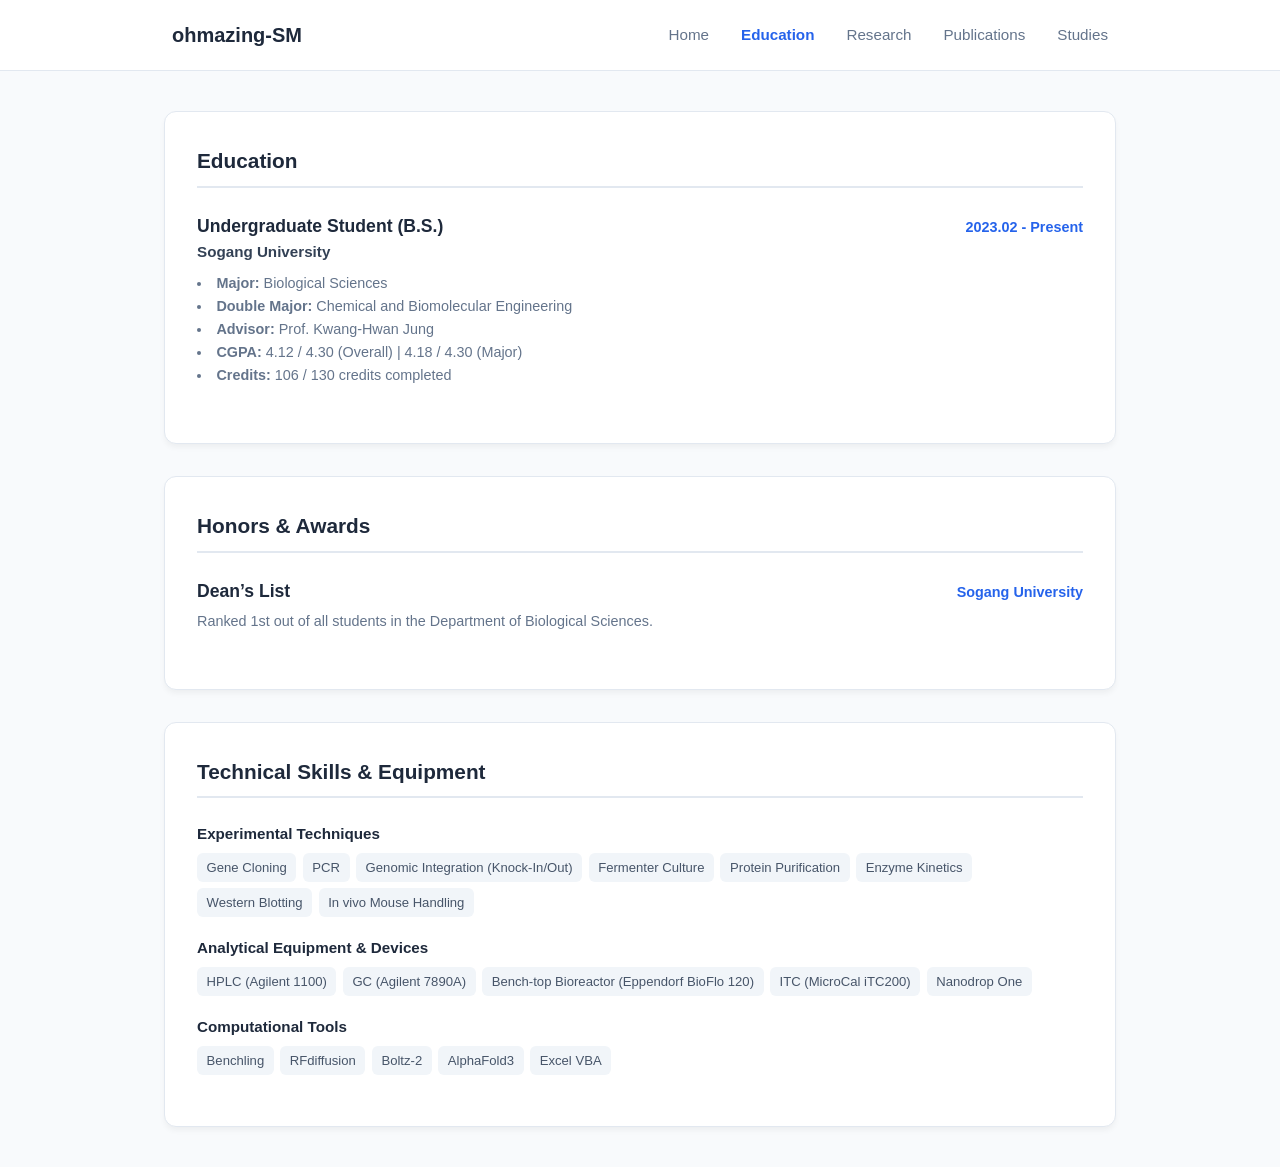
<file: Education.html>
<!DOCTYPE html>
<html lang="en">
<head>
    <meta charset="UTF-8">
    <meta name="viewport" content="width=device-width, initial-scale=1.0">
    <title>Education & Skills | Seung-Mok Oh</title>
    <style>
        :root {
            --primary-color: #1e293b;
            --accent-color: #2563eb;
            --bg-color: #f8fafc;
            --card-bg: #ffffff;
            --text-main: #334155;
            --text-muted: #64748b;
            --border-color: #e2e8f0;
        }

        * { box-sizing: border-box; margin: 0; padding: 0; }
        body { font-family: -apple-system, BlinkMacSystemFont, "Segoe UI", Roboto, sans-serif; background-color: var(--bg-color); color: var(--text-main); line-height: 1.6; }

        header { background-color: #ffffff; border-bottom: 1px solid var(--border-color); position: sticky; top: 0; z-index: 1000; }
        nav { max-width: 1000px; margin: 0 auto; display: flex; justify-content: space-between; align-items: center; padding: 1.2rem 2rem; }
        .logo { color: var(--primary-color); font-size: 1.25rem; font-weight: 700; text-decoration: none; }
        .nav-links { display: flex; list-style: none; gap: 2rem; }
        .nav-links a { color: var(--text-muted); text-decoration: none; font-size: 0.95rem; font-weight: 500; }
        .nav-links a:hover, .nav-links a.active { color: var(--accent-color); font-weight: 600; }

        .container { max-width: 1000px; margin: 2.5rem auto; padding: 0 1.5rem; }
        .card { background: var(--card-bg); padding: 2rem; border-radius: 12px; box-shadow: 0 4px 6px -1px rgba(0, 0, 0, 0.05); border: 1px solid var(--border-color); margin-bottom: 2rem; }
        .section-title { font-size: 1.3rem; color: var(--primary-color); border-bottom: 2px solid var(--border-color); padding-bottom: 0.5rem; margin-bottom: 1.5rem; }

        .edu-item { margin-bottom: 1.5rem; }
        .edu-header { display: flex; justify-content: space-between; align-items: baseline; }
        .degree { font-size: 1.1rem; font-weight: 700; color: var(--primary-color); }
        .date { font-size: 0.9rem; color: var(--accent-color); font-weight: 600; }
        .school { font-size: 0.95rem; font-weight: 600; color: var(--text-main); margin-bottom: 0.5rem; }
        .details { font-size: 0.9rem; color: var(--text-muted); list-style-position: inside; }

        .skill-group { margin-bottom: 1.2rem; }
        .skill-title { font-size: 0.95rem; font-weight: 700; color: var(--primary-color); margin-bottom: 0.4rem; }
        .skill-tags { display: flex; flex-wrap: wrap; gap: 0.4rem; }
        .skill-tag { background: #f1f5f9; color: #475569; padding: 0.25rem 0.6rem; border-radius: 6px; font-size: 0.82rem; font-weight: 500; }

        @media (max-width: 768px) { nav { flex-direction: column; gap: 1rem; } .edu-header { flex-direction: column; } }
    </style>
</head>
<body>

    <header>
        <nav>
            <a href="index.html" class="logo">ohmazing-SM</a>
            <ul class="nav-links">
                <li><a href="index.html">Home</a></li>
                <li><a href="education.html" class="active">Education</a></li>
                <li><a href="research.html">Research</a></li>
                <li><a href="publications.html">Publications</a></li>
                <li><a href="studies.html">Studies</a></li>
            </ul>
        </nav>
    </header>

    <main class="container">
        
        <!-- Education Section -->
        <section class="card">
            <h2 class="section-title">Education</h2>
            <div class="edu-item">
                <div class="edu-header">
                    <span class="degree">Undergraduate Student (B.S.)</span>
                    <span class="date">2023.02 - Present</span>
                </div>
                <div class="school">Sogang University</div>
                <ul class="details">
                    <li><strong>Major:</strong> Biological Sciences</li>
                    <li><strong>Double Major:</strong> Chemical and Biomolecular Engineering</li>
                    <li><strong>Advisor:</strong> Prof. Kwang-Hwan Jung</li>
                    <li><strong>CGPA:</strong> 4.12 / 4.30 (Overall) | 4.18 / 4.30 (Major)</li>
                    <li><strong>Credits:</strong> 106 / 130 credits completed</li>
                </ul>
            </div>
        </section>

        <!-- Honors & Awards Section -->
        <section class="card">
            <h2 class="section-title">Honors & Awards</h2>
            <div class="edu-item">
                <div class="edu-header">
                    <span class="degree">Dean’s List</span>
                    <span class="date">Sogang University</span>
                </div>
                <p style="font-size: 0.9rem; color: var(--text-muted); margin-top: 0.3rem;">
                    Ranked 1st out of all students in the Department of Biological Sciences.
                </p>
            </div>
        </section>

        <!-- Skills Section -->
        <section class="card">
            <h2 class="section-title">Technical Skills & Equipment</h2>
            
            <div class="skill-group">
                <div class="skill-title">Experimental Techniques</div>
                <div class="skill-tags">
                    <span class="skill-tag">Gene Cloning</span>
                    <span class="skill-tag">PCR</span>
                    <span class="skill-tag">Genomic Integration (Knock-In/Out)</span>
                    <span class="skill-tag">Fermenter Culture</span>
                    <span class="skill-tag">Protein Purification</span>
                    <span class="skill-tag">Enzyme Kinetics</span>
                    <span class="skill-tag">Western Blotting</span>
                    <span class="skill-tag">In vivo Mouse Handling</span>
                </div>
            </div>

            <div class="skill-group">
                <div class="skill-title">Analytical Equipment & Devices</div>
                <div class="skill-tags">
                    <span class="skill-tag">HPLC (Agilent 1100)</span>
                    <span class="skill-tag">GC (Agilent 7890A)</span>
                    <span class="skill-tag">Bench-top Bioreactor (Eppendorf BioFlo 120)</span>
                    <span class="skill-tag">ITC (MicroCal iTC200)</span>
                    <span class="skill-tag">Nanodrop One</span>
                </div>
            </div>

            <div class="skill-group">
                <div class="skill-title">Computational Tools</div>
                <div class="skill-tags">
                    <span class="skill-tag">Benchling</span>
                    <span class="skill-tag">RFdiffusion</span>
                    <span class="skill-tag">Boltz-2</span>
                    <span class="skill-tag">AlphaFold3</span>
                    <span class="skill-tag">Excel VBA</span>
                </div>
            </div>
        </section>

    </main>

</body>
</html>
</file>
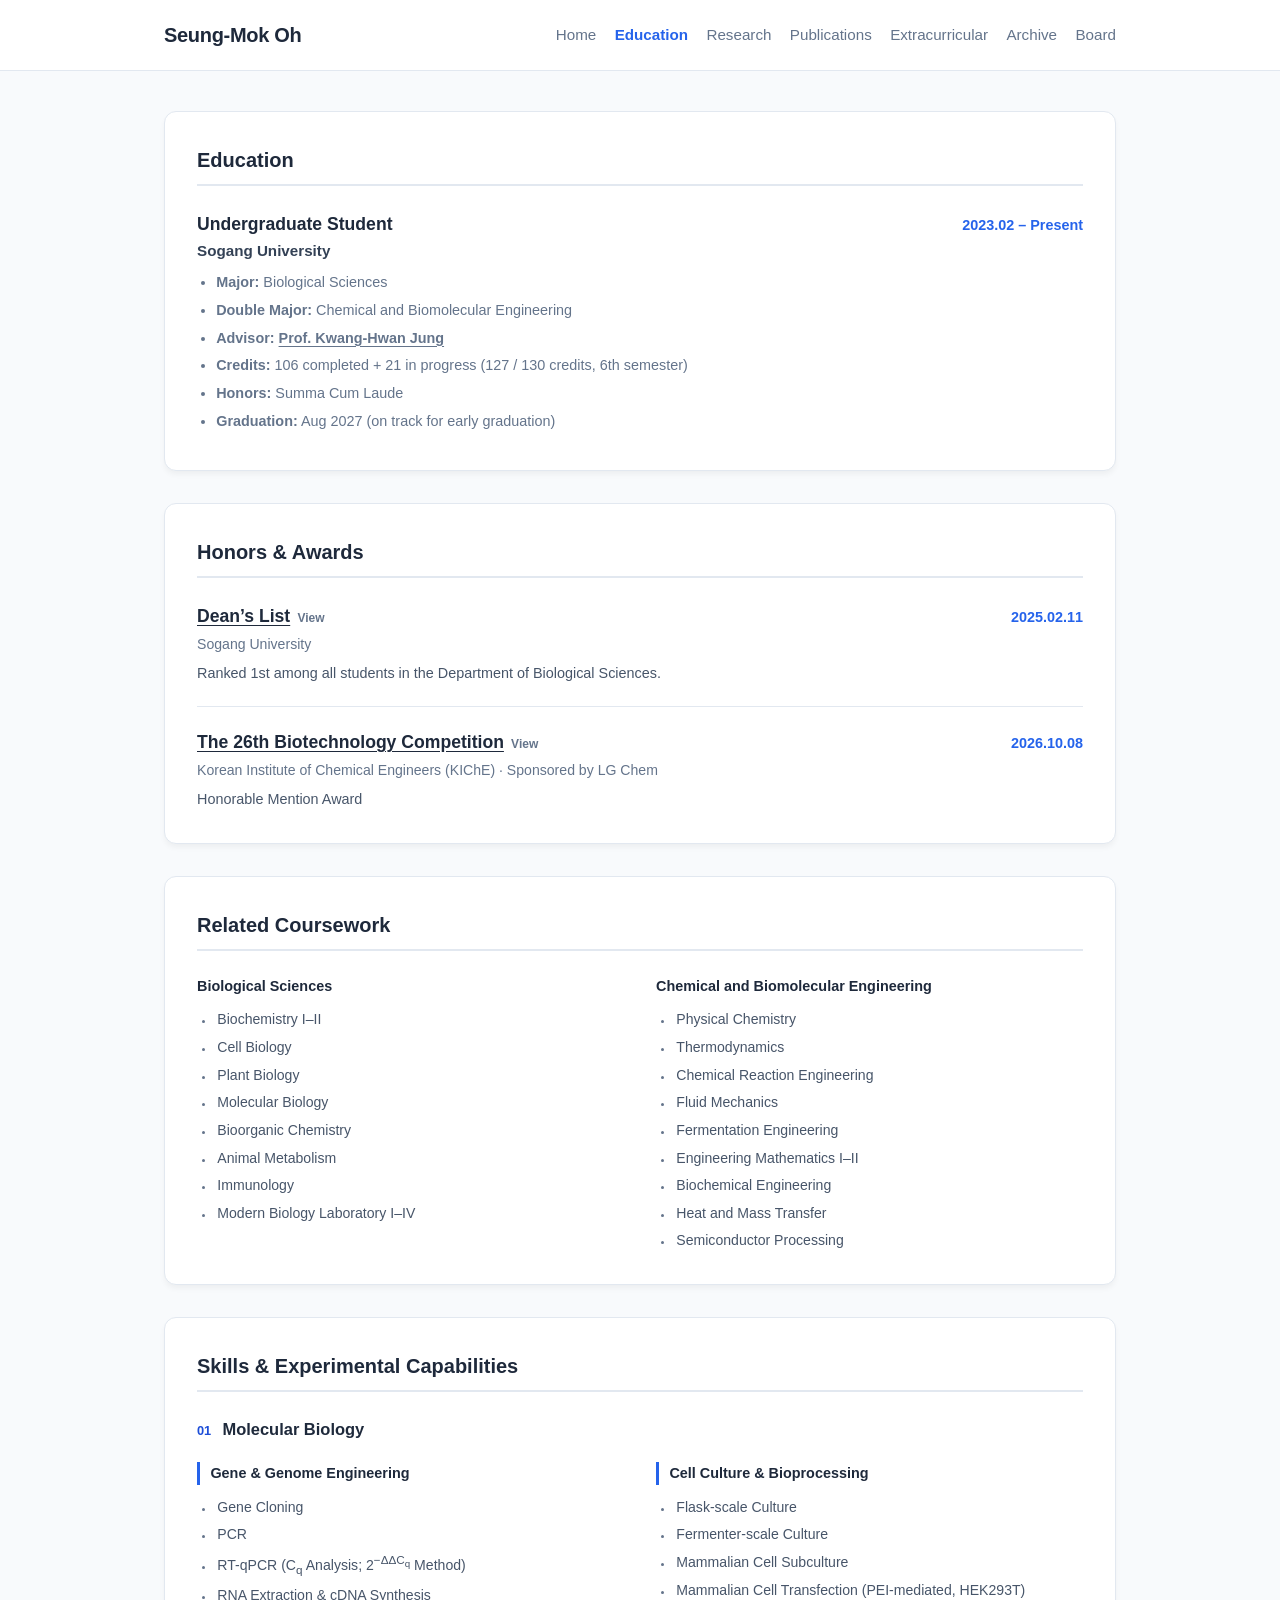
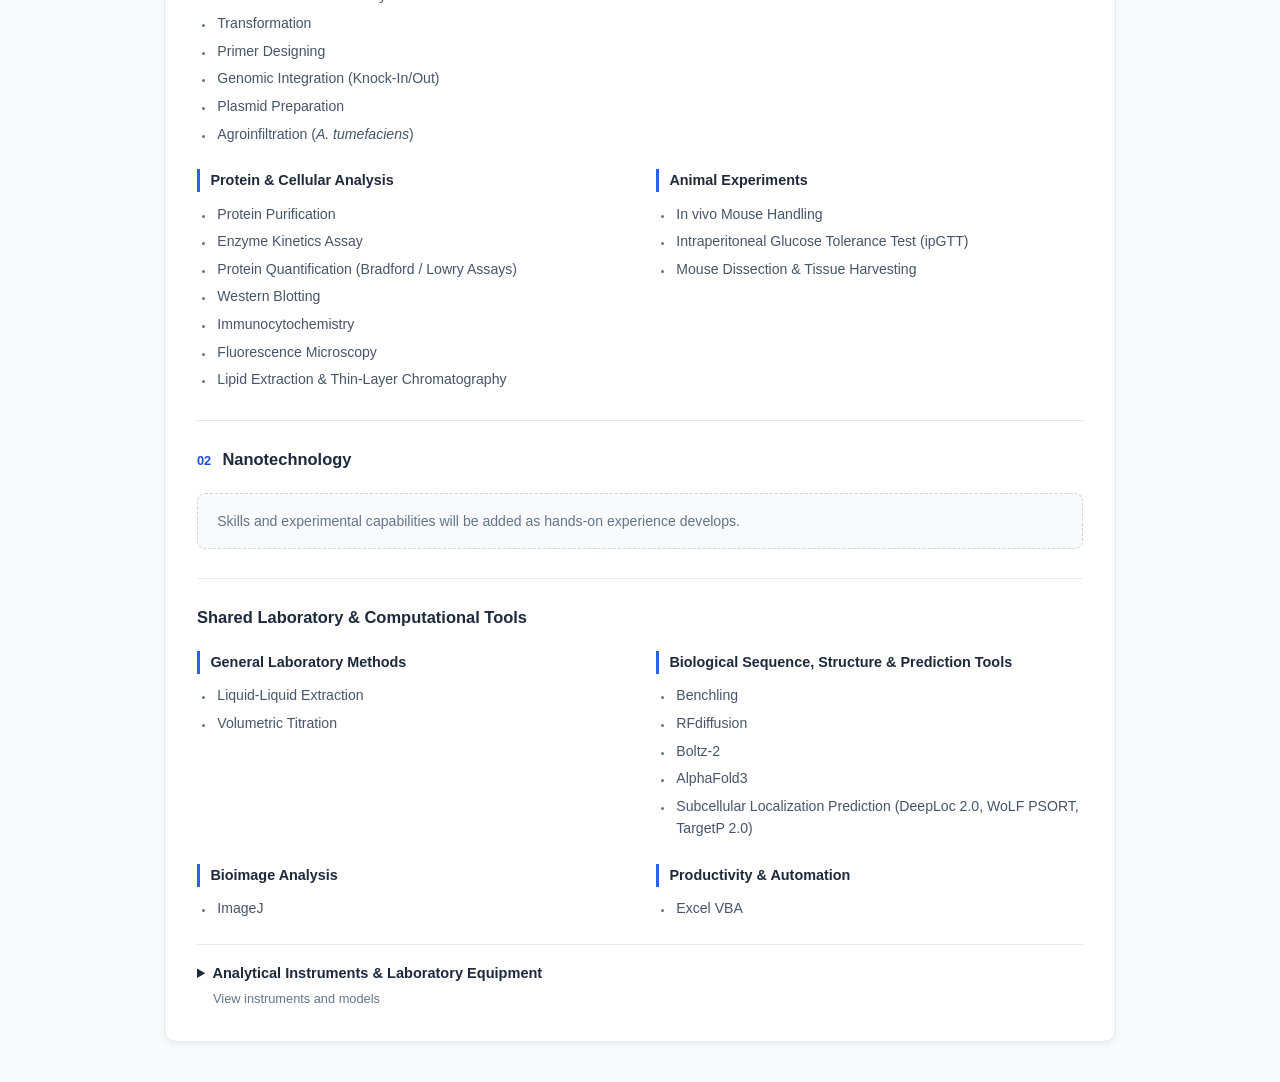
<file: education.html>
<!DOCTYPE html>

<html lang="en">
<head>
<meta charset="utf-8"/>
<meta content="width=device-width, initial-scale=1.0" name="viewport"/>
<title>Education &amp; Skills | Seung-Mok Oh</title>
<style>
        :root {
            --primary-color: #1e293b;
            --accent-color: #2563eb;
            --bg-color: #f8fafc;
            --card-bg: #ffffff;
            --text-main: #334155;
            --text-muted: #64748b;
            --border-color: #e2e8f0;
        }

        * { box-sizing: border-box; margin: 0; padding: 0; }
        body { font-family: -apple-system, BlinkMacSystemFont, "Segoe UI", Roboto, sans-serif; background-color: var(--bg-color); color: var(--text-main); line-height: 1.6; }

        header { background-color: #ffffff; border-bottom: 1px solid var(--border-color); position: sticky; top: 0; z-index: 1000; }
        nav { max-width: 1000px; margin: 0 auto; display: flex; justify-content: space-between; align-items: center; padding: 1.2rem 2rem; }
        .logo { color: var(--primary-color); font-size: 1.25rem; font-weight: 700; text-decoration: none; letter-spacing: -0.3px; }
        .nav-links { display: flex; list-style: none; gap: 2rem; }
        .nav-links a { color: var(--text-muted); text-decoration: none; font-size: 0.95rem; font-weight: 500; transition: color 0.2s; }
        .nav-links a:hover, .nav-links a.active { color: var(--accent-color); font-weight: 600; }

        .container { max-width: 1000px; margin: 2.5rem auto; padding: 0 1.5rem; }
        .card { background: var(--card-bg); padding: 2rem; border-radius: 12px; box-shadow: 0 4px 6px -1px rgba(0, 0, 0, 0.05); border: 1px solid var(--border-color); margin-bottom: 2rem; }
        .section-title { font-size: 1.25rem; color: var(--primary-color); border-bottom: 2px solid var(--border-color); padding-bottom: 0.5rem; margin-bottom: 1.5rem; }

        .edu-item { margin-bottom: 1rem; }
        .edu-header { display: flex; justify-content: space-between; align-items: baseline; }
        .degree { font-size: 1.1rem; font-weight: 700; color: var(--primary-color); }
        .date { font-size: 0.9rem; color: var(--accent-color); font-weight: 600; }
        .school { font-size: 0.95rem; font-weight: 600; color: var(--text-main); margin-bottom: 0.5rem; }
        .details { font-size: 0.9rem; color: var(--text-muted); list-style-position: inside; }
        .details li { margin-bottom: 0.3rem; }

        @media (max-width: 768px) { nav { flex-direction: column; gap: 1rem; } .edu-header { flex-direction: column; } }
    

        .edu-header { gap: 0.4rem 1.5rem; }
        .edu-item:last-child { margin-bottom: 0; }
        .details { list-style-position: outside; padding-left: 1.2rem; }
        .award-item + .award-item { margin-top: 1.3rem; padding-top: 1.3rem; border-top: 1px solid var(--border-color); }
        .award-date { white-space: nowrap; flex-shrink: 0; }
        .award-organization { font-size: 0.88rem; color: var(--text-muted); margin-top: 0.2rem; }
        .award-description { font-size: 0.9rem; color: #475569; margin-top: 0.4rem; }
        .section-intro { color: var(--text-muted); font-size: 0.9rem; margin: -0.4rem 0 1.25rem; }
        .coursework-grid, .capability-grid { display: grid; grid-template-columns: repeat(2, minmax(0, 1fr)); gap: 1.5rem 2rem; }
        .group-label, .capability-group h4 { color: var(--primary-color); font-size: 0.9rem; font-weight: 650; margin-bottom: 0.65rem; }
        .field-section + .field-section { margin-top: 1.8rem; padding-top: 1.6rem; border-top: 1px solid var(--border-color); }
        .field-heading { display: flex; gap: 0.7rem; align-items: baseline; margin-bottom: 1.25rem; }
        .field-number { font-size: 0.8rem; color: #1d4ed8; font-weight: 700; }
        .field-title { color: var(--primary-color); font-size: 1.03rem; font-weight: 700; }
        .capability-group { min-width: 0; }
        .capability-group h4 { padding-left: 0.65rem; border-left: 3px solid var(--accent-color); }
        .skill-list { padding-left: 1.15rem; font-size: 0.88rem; color: #475569; }
        .skill-list li { padding-left: 0.12rem; margin-bottom: 0.32rem; }
        .skill-list li:last-child { margin-bottom: 0; }
        .skill-list li::marker { color: var(--text-muted); font-size: 0.8em; }
        .nano-placeholder { padding: 1rem 1.2rem; border: 1px dashed #cbd5e1; border-radius: 8px; color: #64748b; background: #f8fafc; font-size: 0.88rem; }
        .shared-section > .field-title { margin-bottom: 1.25rem; }
        .shared-tools-grid { grid-template-columns: repeat(2, minmax(0, 1fr)); }
        .equipment-panel { margin-top: 1.5rem; border-top: 1px solid var(--border-color); padding-top: 1.1rem; }
        .equipment-panel summary { cursor: pointer; color: var(--primary-color); font-size: 0.91rem; font-weight: 650; }
        .summary-hint { display: block; padding-left: 1rem; color: var(--text-muted); font-size: 0.8rem; font-weight: 400; margin-top: 0.2rem; }
        .equipment-panel[open] .summary-hint { display: none; }
        .equipment-grid { margin-top: 1.5rem; }
        .equipment-list { list-style: none; }
        .equipment-list li { padding: 0.55rem 0; border-bottom: 1px solid #f1f5f9; }
        .equipment-list li:first-child { padding-top: 0; }
        .equipment-list li:last-child { border-bottom: 0; padding-bottom: 0; }
        .equipment-name { display: block; color: #334155; font-size: 0.87rem; font-weight: 500; }
        .equipment-model { display: block; color: var(--text-muted); font-size: 0.79rem; margin-top: 0.12rem; }
        @media (max-width: 640px) {
            .coursework-grid, .capability-grid, .shared-tools-grid { grid-template-columns: minmax(0, 1fr); gap: 1.35rem; }
            .degree { font-size: 1rem; }
        }



        /* Keep header/body alignment and scrollbar spacing consistent on every page. */
        html { overflow-y: scroll; }
        body { overflow-wrap: anywhere; }
        nav { padding: 1.2rem 1.5rem; gap: 1.25rem; }
        .logo { flex-shrink: 0; }
        .nav-links { flex-wrap: wrap; justify-content: flex-end; column-gap: 1.15rem; row-gap: 0.5rem; }
        .nav-links a { display: inline-block; white-space: nowrap; }
        .home-grid { grid-template-columns: 300px minmax(0, 1fr); }
        a:focus-visible, button:focus-visible, summary:focus-visible { outline: 3px solid var(--accent-color); outline-offset: 4px; border-radius: 3px; }
        .project-title { margin: 0; line-height: 1.5; }
        .project-role { font-size: 0.88rem; color: var(--text-muted); margin: 0.35rem 0 0.15rem; }
        .project-status { display: inline-block; color: #1d4ed8; background: #eff6ff; border: 1px solid #dbeafe; font-size: 0.76rem; font-weight: 600; padding: 0.12rem 0.5rem; border-radius: 4px; margin-bottom: 0.75rem; }
        @media (max-width: 940px) {
            nav { flex-direction: column; gap: 0.85rem; }
            .nav-links { justify-content: center; }
        }
        @media (max-width: 768px) {
            .home-grid { grid-template-columns: minmax(0, 1fr); }
        }
        @media (max-width: 600px) {
            nav { padding: 1rem 1.25rem; }
            .nav-links { display: grid; grid-template-columns: repeat(3, minmax(0, 1fr)); width: 100%; gap: 0.6rem 0.35rem; text-align: center; }
            .nav-links a { font-size: 0.82rem; }
            .container { margin-top: 1.5rem; padding: 0 1.25rem; }
            .card, .content-card { padding: 1.35rem; }
            .project-header { flex-direction: column; gap: 0.3rem; }
            .project-date { white-space: normal; }
        }
        @media (prefers-reduced-motion: reduce) {
            *, *::before, *::after { transition: none !important; scroll-behavior: auto !important; }
        }


        .prof-link { color: var(--text-muted); text-decoration: underline; text-underline-offset: 3px; font-weight: 600; transition: color 0.2s; }
        .prof-link:hover { color: var(--accent-color); }
        @media (max-width: 600px) { .nav-links li:last-child { grid-column: 2; } }

        /* Expandable supporting documents */
        .evidence-toggle { font: inherit; color: inherit; border: 0; padding: 0; background: none; cursor: pointer; text-align: left; }
        .evidence-label { text-decoration: underline; text-underline-offset: 3px; }
        .evidence-toggle:hover { color: var(--accent-color); }
        .evidence-state { display: inline-block; margin-left: 0.45rem; font-size: 0.75rem; font-weight: 600; color: var(--text-muted); text-decoration: none; }
        .evidence-viewer { margin-top: 1rem; }
        .evidence-viewer[hidden] { display: none !important; }
        .evidence-viewer iframe { display: block; width: 100%; height: min(700px, 75vh); min-height: 320px; border: 1px solid var(--border-color); border-radius: 8px; background: #fff; }
</style>
</head>
<body>
<header>
<nav aria-label="Main navigation">
<a class="logo" href="index.html">Seung-Mok Oh</a>
<ul class="nav-links"><li><a href="index.html">Home</a></li><li><a aria-current="page" class="active" href="education.html">Education</a></li><li><a href="research.html">Research</a></li><li><a href="publications.html">Publications</a></li><li><a href="extracurricular.html">Extracurricular</a></li><li><a href="archive.html">Archive</a></li><li><a href="board.html">Board</a></li></ul>
</nav>
</header>
<main class="container">
<section aria-labelledby="education-title" class="card">
<h1 class="section-title" id="education-title">Education</h1>
<div class="edu-item">
<div class="edu-header">
<h2 class="degree">Undergraduate Student</h2>
<span class="date">2023.02 – Present</span>
</div>
<div class="school">Sogang University</div>
<ul class="details">
<li><strong>Major:</strong> Biological Sciences</li>
<li><strong>Double Major:</strong> Chemical and Biomolecular Engineering</li>
<li><strong>Advisor:</strong> <a class="prof-link" href="http://www.photoreceptor.co.kr/" target="_blank" rel="noopener noreferrer">Prof. Kwang-Hwan Jung</a></li>
<li><strong>Credits:</strong> 106 completed + 21 in progress (127 / 130 credits, 6th semester)</li>
<li><strong>Honors:</strong> Summa Cum Laude</li>
<li><strong>Graduation:</strong> Aug 2027 (on track for early graduation)</li>
</ul>
</div>
</section>
<section aria-labelledby="awards-title" class="card">
<h2 class="section-title" id="awards-title">Honors &amp; Awards</h2>
<div class="award-item">
<div class="edu-header">
<h3 class="degree"><button type="button" class="evidence-toggle" aria-expanded="false" aria-controls="deans-list-evidence"><span class="evidence-label">Dean’s List</span><span class="evidence-state" aria-hidden="true">View</span></button></h3>
<time class="date award-date" datetime="2025-02-11">2025.02.11</time>
</div>
<p class="award-organization">Sogang University</p>
<p class="award-description">Ranked 1st among all students in the Department of Biological Sciences.</p>
<div class="evidence-viewer" id="deans-list-evidence" hidden>
<iframe data-src="https://drive.google.com/file/d/1Y86sDuPye56QrKg-MOniUFrQg0MTz4dh/preview" title="Dean’s List — supporting document" loading="lazy" allowfullscreen></iframe>
</div>
</div>
<div class="award-item">
<div class="edu-header">
<h3 class="degree"><button type="button" class="evidence-toggle" aria-expanded="false" aria-controls="biotechnology-competition-evidence"><span class="evidence-label">The 26th Biotechnology Competition</span><span class="evidence-state" aria-hidden="true">View</span></button></h3>
<time class="date award-date" datetime="2026-10-08">2026.10.08</time>
</div>
<p class="award-organization">Korean Institute of Chemical Engineers (KIChE) · Sponsored by LG Chem</p>
<p class="award-description">Honorable Mention Award</p>
<div class="evidence-viewer" id="biotechnology-competition-evidence" hidden>
<iframe data-src="https://drive.google.com/file/d/1pmV3xvSNYvWzSWQa-hKe3zyaXXPSVedr/preview" title="The 26th Biotechnology Competition — supporting document" loading="lazy" allowfullscreen></iframe>
</div>
</div>
</section>
<section aria-labelledby="coursework-title" class="card">
<h2 class="section-title" id="coursework-title">Related Coursework</h2>
<div class="coursework-grid">
<div><h3 class="group-label">Biological Sciences</h3><ul class="skill-list"><li>Biochemistry I–II</li><li>Cell Biology</li><li>Plant Biology</li><li>Molecular Biology</li><li>Bioorganic Chemistry</li><li>Animal Metabolism</li><li>Immunology</li><li>Modern Biology Laboratory I–IV</li></ul></div>
<div><h3 class="group-label">Chemical and Biomolecular Engineering</h3>
<ul class="skill-list"><li>Physical Chemistry</li><li>Thermodynamics</li><li>Chemical Reaction Engineering</li><li>Fluid Mechanics</li><li>Fermentation Engineering</li><li>Engineering Mathematics I–II</li>
<li>Biochemical Engineering</li><li>Heat and Mass Transfer</li><li>Semiconductor Processing</li></ul></div>
</div>
</section>
<section aria-labelledby="skills-title" class="card">
<h2 class="section-title" id="skills-title">Skills &amp; Experimental Capabilities</h2>
<section aria-labelledby="molecular-title" class="field-section">
<div class="field-heading">
<span aria-hidden="true" class="field-number">01</span>
<h3 class="field-title" id="molecular-title">Molecular Biology</h3>
</div>
<div class="capability-grid"><div class="capability-group"><h4>Gene &amp; Genome Engineering</h4><ul class="skill-list"><li>Gene Cloning</li><li>PCR</li><li>RT-qPCR (C<sub>q</sub> Analysis; 2<sup>−ΔΔC<sub>q</sub></sup> Method)</li><li>RNA Extraction &amp; cDNA Synthesis</li><li>Transformation</li><li>Primer Designing</li><li>Genomic Integration (Knock-In/Out)</li><li>Plasmid Preparation</li><li>Agroinfiltration (<i>A. tumefaciens</i>)</li></ul></div><div class="capability-group"><h4>Cell Culture &amp; Bioprocessing</h4><ul class="skill-list"><li>Flask-scale Culture</li><li>Fermenter-scale Culture</li><li>Mammalian Cell Subculture</li><li>Mammalian Cell Transfection (PEI-mediated, HEK293T)</li></ul></div><div class="capability-group"><h4>Protein &amp; Cellular Analysis</h4><ul class="skill-list"><li>Protein Purification</li><li>Enzyme Kinetics Assay</li><li>Protein Quantification (Bradford / Lowry Assays)</li><li>Western Blotting</li><li>Immunocytochemistry</li><li>Fluorescence Microscopy</li><li>Lipid Extraction &amp; Thin-Layer Chromatography</li></ul></div><div class="capability-group"><h4>Animal Experiments</h4><ul class="skill-list"><li>In vivo Mouse Handling</li><li>Intraperitoneal Glucose Tolerance Test (ipGTT)</li><li>Mouse Dissection &amp; Tissue Harvesting</li></ul></div></div>
</section>
<section aria-labelledby="nano-title" class="field-section">
<div class="field-heading">
<span aria-hidden="true" class="field-number">02</span>
<h3 class="field-title" id="nano-title">Nanotechnology</h3>
</div>
<!-- Add hands-on nanotechnology skills here when ready; no proficiency is claimed yet. -->
<div class="nano-placeholder"><p>Skills and experimental capabilities will be added as hands-on experience develops.</p></div>
</section>
<section aria-labelledby="shared-title" class="field-section shared-section">
<h3 class="field-title" id="shared-title">Shared Laboratory &amp; Computational Tools</h3>
<div class="capability-grid shared-tools-grid">
<div class="capability-group"><h4>General Laboratory Methods</h4><ul class="skill-list"><li>Liquid-Liquid Extraction</li><li>Volumetric Titration</li></ul></div>
<div class="capability-group"><h4>Biological Sequence, Structure &amp; Prediction Tools</h4><ul class="skill-list"><li>Benchling</li><li>RFdiffusion</li><li>Boltz-2</li><li>AlphaFold3</li><li>Subcellular Localization Prediction (DeepLoc 2.0, WoLF PSORT, TargetP 2.0)</li></ul></div>
<div class="capability-group"><h4>Bioimage Analysis</h4><ul class="skill-list"><li>ImageJ</li></ul></div>
<div class="capability-group"><h4>Productivity &amp; Automation</h4><ul class="skill-list"><li>Excel VBA</li></ul></div>
</div>
<details class="equipment-panel">
<summary>Analytical Instruments &amp; Laboratory Equipment <span class="summary-hint">View instruments and models</span></summary>
<div class="capability-grid equipment-grid"><div class="capability-group"><h4>Molecular &amp; Cellular Workflows</h4><ul class="equipment-list"><li data-original-label="PCR Thermal Cycler (Bio-Rad, T100)"><span class="equipment-name">PCR Thermal Cycler</span><span class="equipment-model">Bio-Rad · T100</span></li><li data-original-label="Gel Electrophoresis System (Advance, One)"><span class="equipment-name">Gel Electrophoresis System</span><span class="equipment-model">Advance · One</span></li><li data-original-label="Gel Imaging System (VILBER, BIO-PRINT)"><span class="equipment-name">Gel Imaging System</span><span class="equipment-model">VILBER · BIO-PRINT</span></li><li data-original-label="Electroporation System (Bio-Rad Gene Pulser II)"><span class="equipment-name">Electroporation System</span><span class="equipment-model">Bio-Rad · Gene Pulser II</span></li></ul></div><div class="capability-group"><h4>Analytical Characterization</h4><ul class="equipment-list"><li data-original-label="HPLC (Agilent Technologies, 1100 Series)"><span class="equipment-name">HPLC</span><span class="equipment-model">Agilent Technologies · 1100 Series</span></li><li data-original-label="Microvolume Spectrophotometer (Thermo Scientific, Nanodrop One)"><span class="equipment-name">Microvolume Spectrophotometer</span><span class="equipment-model">Thermo Scientific · Nanodrop One</span></li><li data-original-label="GC (Agilent Technologies, 7890A GC system)"><span class="equipment-name">GC</span><span class="equipment-model">Agilent Technologies · 7890A GC system</span></li><li data-original-label="Isothermal Titration Calorimeter (MicroCal, iTC200)"><span class="equipment-name">Isothermal Titration Calorimeter</span><span class="equipment-model">MicroCal · iTC200</span></li></ul></div><div class="capability-group"><h4>Culture &amp; Sample Preparation</h4><ul class="equipment-list"><li data-original-label="Bench-top Bioreactor (Eppendorf, BioFlo 120)"><span class="equipment-name">Bench-top Bioreactor</span><span class="equipment-model">Eppendorf · BioFlo 120</span></li><li data-original-label="Sonicator (Qsonica, Q-Series)"><span class="equipment-name">Sonicator</span><span class="equipment-model">Qsonica · Q-Series</span></li><li data-original-label="Refrigerated Centrifuges (Hanil Scientific, Combi R515 / Supra 22K)"><span class="equipment-name">Refrigerated Centrifuges</span><span class="equipment-model">Hanil Scientific · Combi R515 / Supra 22K</span></li><li data-original-label="Microcentrifuges (Eppendorf, Centrifuge 5425 R)"><span class="equipment-name">Microcentrifuges</span><span class="equipment-model">Eppendorf · Centrifuge 5425 R</span></li><li data-original-label="Autoclave (Lab Companion)"><span class="equipment-name">Autoclave</span><span class="equipment-model">Lab Companion</span></li></ul></div><div class="capability-group"><h4>General Laboratory Equipment</h4><ul class="equipment-list"><li data-original-label="pH Meter (Mettler Toledo, SevenDirect SD20)"><span class="equipment-name">pH Meter</span><span class="equipment-model">Mettler Toledo · SevenDirect SD20</span></li><li data-original-label="Rotary Evaporator (BUCHI, Rotavapor R-114)"><span class="equipment-name">Rotary Evaporator</span><span class="equipment-model">BUCHI · Rotavapor R-114</span></li></ul></div></div>
</details>
</section>
</section>
</main>
<script>
        document.addEventListener('click', function (event) {
            const button = event.target.closest('button.evidence-toggle');
            if (!button) return;
            const viewer = document.getElementById(button.getAttribute('aria-controls'));
            if (!viewer) return;
            const opening = viewer.hidden;
            if (opening) {
                const frame = viewer.querySelector('iframe[data-src]');
                if (frame && !frame.getAttribute('src')) frame.setAttribute('src', frame.dataset.src);
            }
            viewer.hidden = !opening;
            button.setAttribute('aria-expanded', String(opening));
            button.querySelector('.evidence-state').textContent = opening ? 'Hide' : 'View';
        });
</script>
</body>
</html>
</file>
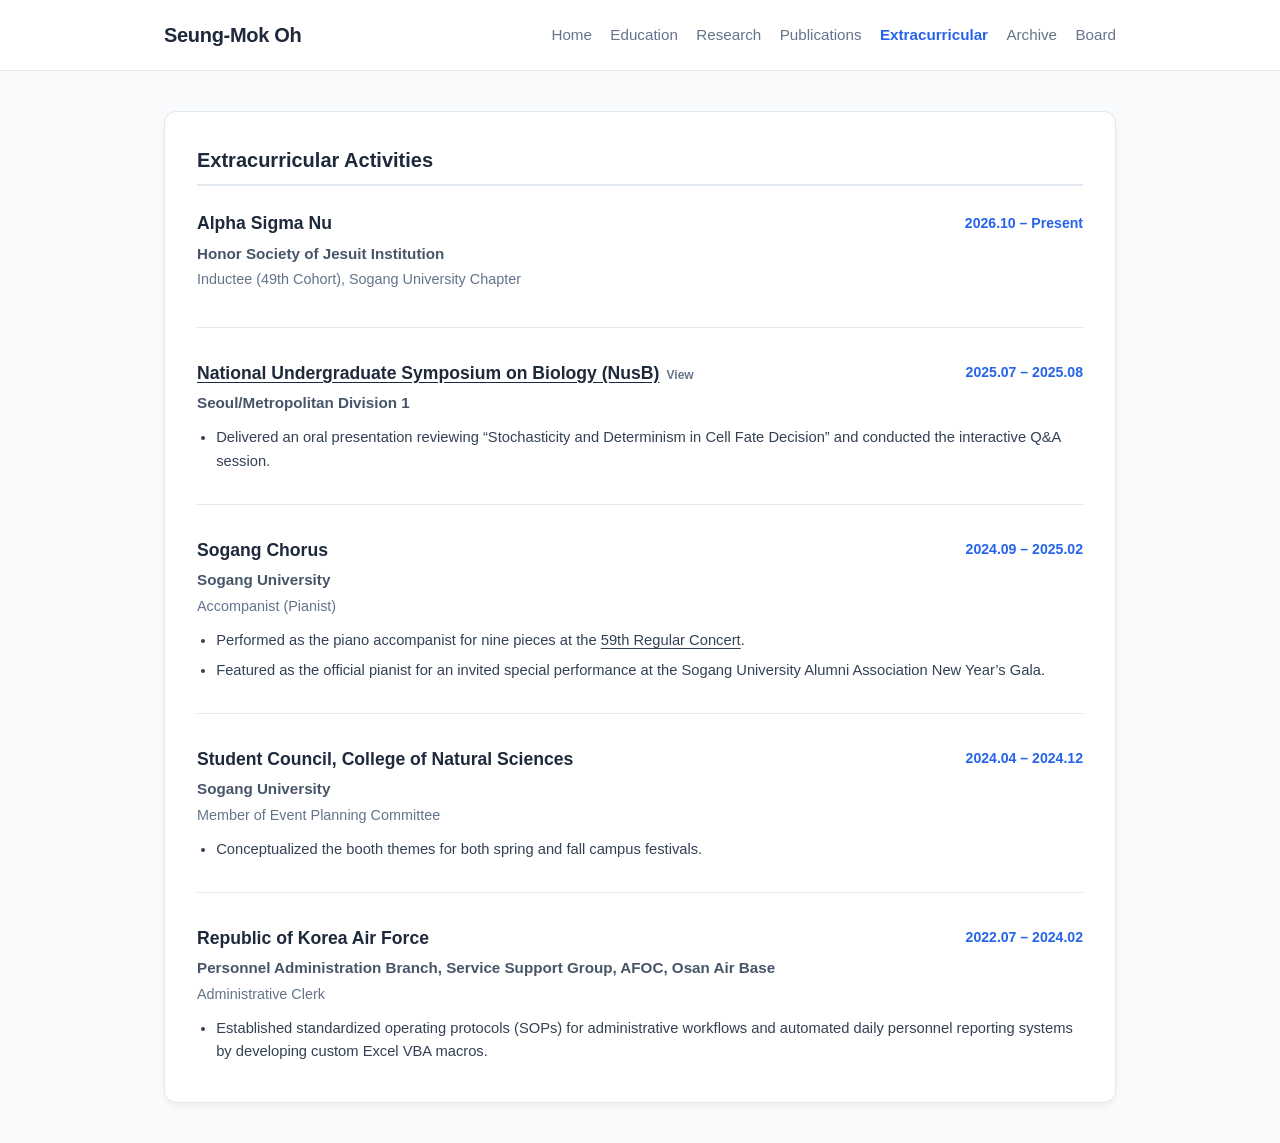
<file: extracurricular.html>
<!DOCTYPE html>

<html lang="en">
<head>
<meta charset="utf-8"/>
<meta content="width=device-width, initial-scale=1.0" name="viewport"/>
<title>Extracurricular Activities | Seung-Mok Oh</title>
<style>
        /* 스크롤바 축 고정 (화면 덜컥거림 방지) */
        html {
            overflow-y: scroll;
        }

        :root {
            --primary-color: #1e293b;
            --accent-color: #2563eb;
            --bg-color: #f8fafc;
            --card-bg: #ffffff;
            --text-main: #334155;
            --text-muted: #64748b;
            --border-color: #e2e8f0;
        }

        * { box-sizing: border-box; margin: 0; padding: 0; }
        body { font-family: -apple-system, BlinkMacSystemFont, "Segoe UI", Roboto, sans-serif; background-color: var(--bg-color); color: var(--text-main); line-height: 1.6; }

        header { background-color: #ffffff; border-bottom: 1px solid var(--border-color); position: sticky; top: 0; z-index: 1000; }
        nav { max-width: 1000px; margin: 0 auto; display: flex; justify-content: space-between; align-items: center; padding: 1.2rem 2rem; }
        .logo { color: var(--primary-color); font-size: 1.25rem; font-weight: 700; text-decoration: none; letter-spacing: -0.3px; }
        .nav-links { display: flex; list-style: none; gap: 2rem; }
        .nav-links a { color: var(--text-muted); text-decoration: none; font-size: 0.95rem; font-weight: 500; transition: color 0.2s; }
        .nav-links a:hover, .nav-links a.active { color: var(--accent-color); font-weight: 600; }

        .container { max-width: 1000px; margin: 2.5rem auto; padding: 0 1.5rem; }
        .card { background: var(--card-bg); padding: 2rem; border-radius: 12px; box-shadow: 0 4px 6px -1px rgba(0, 0, 0, 0.05); border: 1px solid var(--border-color); margin-bottom: 2rem; }
        .section-title { font-size: 1.25rem; color: var(--primary-color); border-bottom: 2px solid var(--border-color); padding-bottom: 0.5rem; margin-bottom: 1.5rem; }

        .project-item { margin-bottom: 2rem; border-bottom: 1px solid var(--border-color); padding-bottom: 1.5rem; }
        .project-item:last-child { border-bottom: none; padding-bottom: 0; margin-bottom: 0; }
        
        .project-header { 
            display: flex; 
            justify-content: space-between; 
            align-items: flex-start;
            gap: 1.5rem; 
        }
        .project-title { 
            font-size: 1.1rem; 
            font-weight: 700; 
            color: var(--primary-color); 
            flex: 1;
        }
        .project-date { 
            font-size: 0.88rem; 
            color: var(--accent-color); 
            font-weight: 600; 
            white-space: nowrap; 
            padding-top: 0.1rem;
        }
        
        .project-lab { font-size: 0.95rem; font-weight: 600; color: #475569; margin: 0.3rem 0 0.1rem 0; }
        .project-advisor { font-size: 0.88rem; color: var(--text-muted); margin-bottom: 0.8rem; }
        
        .prof-link {
            color: var(--text-muted);
            text-decoration: underline;
            text-underline-offset: 3px;
            font-weight: 600;
            transition: color 0.2s;
        }
        .prof-link:hover {
            color: var(--accent-color);
        }

        .project-bullets { font-size: 0.92rem; color: var(--text-main); padding-left: 1.2rem; }
        .project-bullets li { margin-bottom: 0.4rem; }

        @media (max-width: 768px) { 
            nav { flex-direction: column; gap: 1rem; } 
            .project-header { flex-direction: column; gap: 0.3rem; } 
            .project-date { white-space: normal; }
        }
    

        .activity-role { color: var(--text-muted); font-size: 0.9rem; margin: 0.15rem 0 0.7rem; }
        .project-lab + .project-bullets { margin-top: 0.7rem; }



        /* Keep header/body alignment and scrollbar spacing consistent on every page. */
        html { overflow-y: scroll; }
        body { overflow-wrap: anywhere; }
        nav { padding: 1.2rem 1.5rem; gap: 1.25rem; }
        .logo { flex-shrink: 0; }
        .nav-links { flex-wrap: wrap; justify-content: flex-end; column-gap: 1.15rem; row-gap: 0.5rem; }
        .nav-links a { display: inline-block; white-space: nowrap; }
        .home-grid { grid-template-columns: 300px minmax(0, 1fr); }
        a:focus-visible, button:focus-visible, summary:focus-visible { outline: 3px solid var(--accent-color); outline-offset: 4px; border-radius: 3px; }
        .project-title { margin: 0; line-height: 1.5; }
        .project-role { font-size: 0.88rem; color: var(--text-muted); margin: 0.35rem 0 0.15rem; }
        .project-status { display: inline-block; color: #1d4ed8; background: #eff6ff; border: 1px solid #dbeafe; font-size: 0.76rem; font-weight: 600; padding: 0.12rem 0.5rem; border-radius: 4px; margin-bottom: 0.75rem; }
        @media (max-width: 940px) {
            nav { flex-direction: column; gap: 0.85rem; }
            .nav-links { justify-content: center; }
        }
        @media (max-width: 768px) {
            .home-grid { grid-template-columns: minmax(0, 1fr); }
        }
        @media (max-width: 600px) {
            nav { padding: 1rem 1.25rem; }
            .nav-links { display: grid; grid-template-columns: repeat(3, minmax(0, 1fr)); width: 100%; gap: 0.6rem 0.35rem; text-align: center; }
            .nav-links a { font-size: 0.82rem; }
            .container { margin-top: 1.5rem; padding: 0 1.25rem; }
            .card, .content-card { padding: 1.35rem; }
            .project-header { flex-direction: column; gap: 0.3rem; }
            .project-date { white-space: normal; }
        }
        @media (prefers-reduced-motion: reduce) {
            *, *::before, *::after { transition: none !important; scroll-behavior: auto !important; }
        }

        @media (max-width: 600px) { .nav-links li:last-child { grid-column: 2; } }

        /* Expandable supporting documents */
        .evidence-toggle { font: inherit; color: inherit; border: 0; padding: 0; background: none; cursor: pointer; text-align: left; }
        .evidence-label { text-decoration: underline; text-underline-offset: 3px; }
        .evidence-toggle:hover { color: var(--accent-color); }
        .evidence-state { display: inline-block; margin-left: 0.45rem; font-size: 0.75rem; font-weight: 600; color: var(--text-muted); text-decoration: none; }
        .evidence-viewer { margin-top: 1rem; }
        .evidence-viewer[hidden] { display: none !important; }
        .evidence-viewer iframe { display: block; width: 100%; height: min(700px, 75vh); min-height: 320px; border: 1px solid var(--border-color); border-radius: 8px; background: #fff; }
        .concert-link { color: inherit; text-decoration: underline; text-underline-offset: 3px; }
        .concert-link:hover { color: var(--accent-color); }
</style>
</head>
<body>
<header>
<nav aria-label="Main navigation">
<a class="logo" href="index.html">Seung-Mok Oh</a>
<ul class="nav-links"><li><a href="index.html">Home</a></li><li><a href="education.html">Education</a></li><li><a href="research.html">Research</a></li><li><a href="publications.html">Publications</a></li><li><a aria-current="page" class="active" href="extracurricular.html">Extracurricular</a></li><li><a href="archive.html">Archive</a></li><li><a href="board.html">Board</a></li></ul>
</nav>
</header>
<main class="container"><section class="card"><h1 class="section-title">Extracurricular Activities</h1><article class="project-item"><div class="project-header"><h2 class="project-title">Alpha Sigma Nu</h2><span class="project-date">2026.10 – Present</span></div><p class="project-lab">Honor Society of Jesuit Institution</p><p class="activity-role">Inductee (49th Cohort), Sogang University Chapter</p></article>
<article class="project-item"><div class="project-header"><h2 class="project-title"><button type="button" class="evidence-toggle" aria-expanded="false" aria-controls="nusb-evidence"><span class="evidence-label">National Undergraduate Symposium on Biology (NusB)</span><span class="evidence-state" aria-hidden="true">View</span></button></h2><span class="project-date">2025.07 – 2025.08</span></div><p class="project-lab">Seoul/Metropolitan Division 1</p><ul class="project-bullets"><li>Delivered an oral presentation reviewing “Stochasticity and Determinism in Cell Fate Decision” and conducted the interactive Q&amp;A session.</li></ul>
<div class="evidence-viewer" id="nusb-evidence" hidden>
<iframe data-src="https://drive.google.com/file/d/1zYbXjENfJN_y6yYPZWOJhUxR3UB52HoU/preview" title="National Undergraduate Symposium on Biology (NusB) — supporting document" loading="lazy" allowfullscreen></iframe>
</div></article>
<article class="project-item"><div class="project-header"><h2 class="project-title">Sogang Chorus</h2><span class="project-date">2024.09 – 2025.02</span></div><p class="project-lab">Sogang University</p><p class="activity-role">Accompanist (Pianist)</p><ul class="project-bullets"><li>Performed as the piano accompanist for nine pieces at the <a class="concert-link" href="https://www.youtube.com/watch?v=DZuEn1j9xn0" target="_blank" rel="noopener noreferrer">59th Regular Concert</a>.</li><li>Featured as the official pianist for an invited special performance at the Sogang University Alumni Association New Year’s Gala.</li></ul></article>
<article class="project-item"><div class="project-header"><h2 class="project-title">Student Council, College of Natural Sciences</h2><span class="project-date">2024.04 – 2024.12</span></div><p class="project-lab">Sogang University</p><p class="activity-role">Member of Event Planning Committee</p><ul class="project-bullets"><li>Conceptualized the booth themes for both spring and fall campus festivals.</li></ul></article>
<article class="project-item"><div class="project-header"><h2 class="project-title">Republic of Korea Air Force</h2><span class="project-date">2022.07 – 2024.02</span></div><p class="project-lab">Personnel Administration Branch, Service Support Group, AFOC, Osan Air Base</p><p class="activity-role">Administrative Clerk</p><ul class="project-bullets"><li>Established standardized operating protocols (SOPs) for administrative workflows and automated daily personnel reporting systems by developing custom Excel VBA macros.</li></ul></article>
</section></main>
<script>
        document.addEventListener('click', function (event) {
            const button = event.target.closest('button.evidence-toggle');
            if (!button) return;
            const viewer = document.getElementById(button.getAttribute('aria-controls'));
            if (!viewer) return;
            const opening = viewer.hidden;
            if (opening) {
                const frame = viewer.querySelector('iframe[data-src]');
                if (frame && !frame.getAttribute('src')) frame.setAttribute('src', frame.dataset.src);
            }
            viewer.hidden = !opening;
            button.setAttribute('aria-expanded', String(opening));
            button.querySelector('.evidence-state').textContent = opening ? 'Hide' : 'View';
        });
</script>
</body>
</html>
</file>
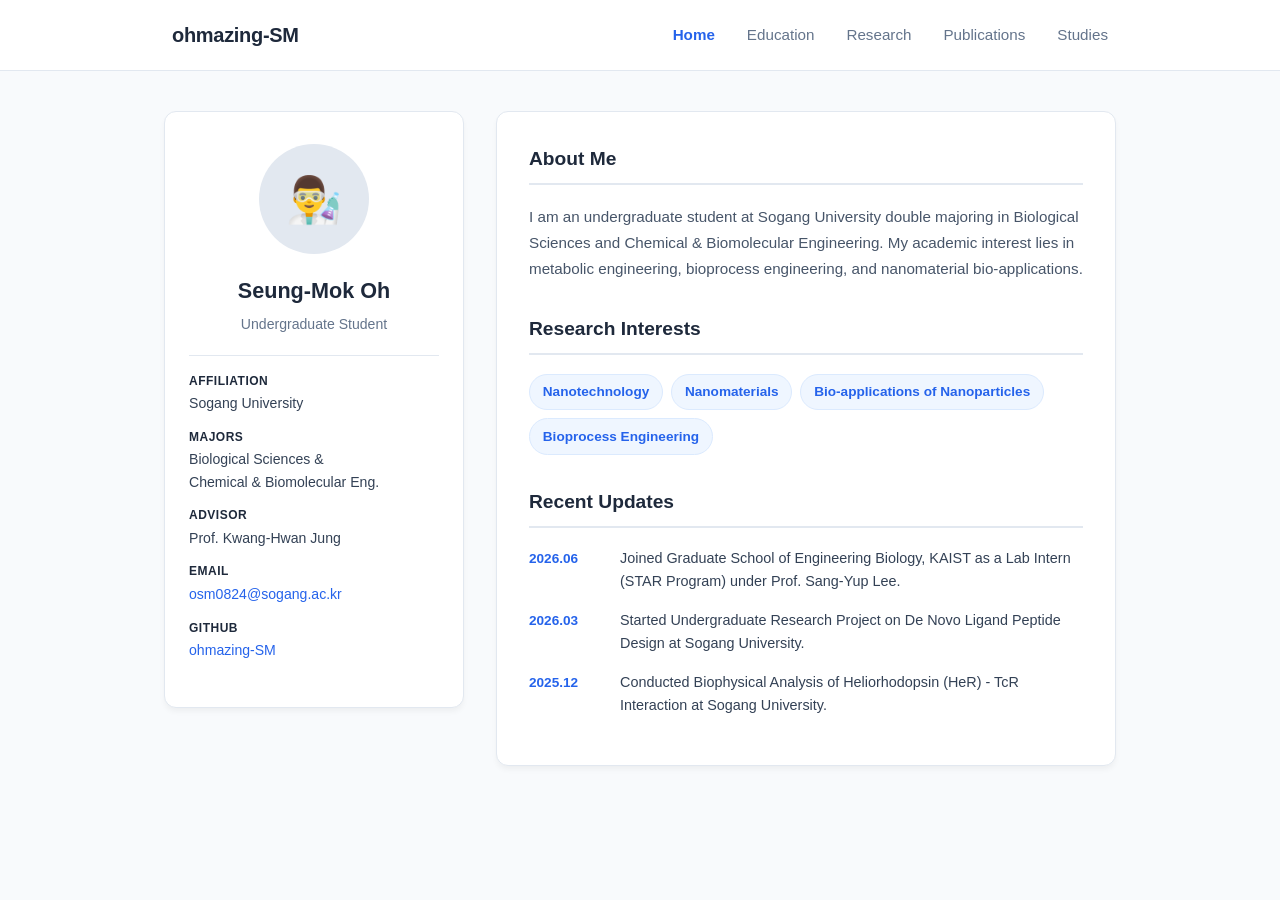
<file: Home.html>
<!DOCTYPE html>
<html lang="en">
<head>
    <meta charset="UTF-8">
    <meta name="viewport" content="width=device-width, initial-scale=1.0">
    <title>Seung-Mok Oh | Home</title>
    <style>
        :root {
            --primary-color: #1e293b;
            --accent-color: #2563eb;
            --bg-color: #f8fafc;
            --card-bg: #ffffff;
            --text-main: #334155;
            --text-muted: #64748b;
            --border-color: #e2e8f0;
        }

        * {
            box-sizing: border-box;
            margin: 0;
            padding: 0;
        }

        body {
            font-family: -apple-system, BlinkMacSystemFont, "Segoe UI", Roboto, "Helvetica Neue", Arial, sans-serif;
            background-color: var(--bg-color);
            color: var(--text-main);
            line-height: 1.6;
        }

        /* Top Navigation Header */
        header {
            background-color: #ffffff;
            border-bottom: 1px solid var(--border-color);
            position: sticky;
            top: 0;
            z-index: 1000;
        }

        nav {
            max-width: 1000px;
            margin: 0 auto;
            display: flex;
            justify-content: space-between;
            align-items: center;
            padding: 1.2rem 2rem;
        }

        .logo {
            color: var(--primary-color);
            font-size: 1.25rem;
            font-weight: 700;
            text-decoration: none;
            letter-spacing: -0.3px;
        }

        .nav-links {
            display: flex;
            list-style: none;
            gap: 2rem;
        }

        .nav-links a {
            color: var(--text-muted);
            text-decoration: none;
            font-size: 0.95rem;
            font-weight: 500;
            transition: color 0.2s;
        }

        .nav-links a:hover,
        .nav-links a.active {
            color: var(--accent-color);
            font-weight: 600;
        }

        /* Container */
        .container {
            max-width: 1000px;
            margin: 2.5rem auto;
            padding: 0 1.5rem;
        }

        /* Home Layout Grid */
        .home-grid {
            display: grid;
            grid-template-columns: 300px 1fr;
            gap: 2rem;
            align-items: start;
        }

        /* Profile Sidebar (Left) */
        .profile-card {
            background: var(--card-bg);
            padding: 2rem 1.5rem;
            border-radius: 12px;
            box-shadow: 0 4px 6px -1px rgba(0, 0, 0, 0.05);
            border: 1px solid var(--border-color);
            text-align: center;
        }

        .avatar {
            width: 110px;
            height: 110px;
            border-radius: 50%;
            background-color: #e2e8f0;
            margin: 0 auto 1.2rem auto;
            display: flex;
            align-items: center;
            justify-content: center;
            font-size: 2.8rem;
        }

        .profile-card h1 {
            font-size: 1.35rem;
            color: var(--primary-color);
            margin-bottom: 0.3rem;
        }

        .profile-card .role {
            font-size: 0.88rem;
            color: var(--text-muted);
            margin-bottom: 1.2rem;
            font-weight: 500;
        }

        .info-list {
            text-align: left;
            font-size: 0.88rem;
            border-top: 1px solid var(--border-color);
            padding-top: 1rem;
        }

        .info-item {
            margin-bottom: 0.8rem;
        }

        .info-label {
            font-weight: 700;
            color: var(--primary-color);
            font-size: 0.75rem;
            text-transform: uppercase;
            letter-spacing: 0.5px;
            display: block;
            margin-bottom: 0.1rem;
        }

        .info-value a {
            color: var(--accent-color);
            text-decoration: none;
        }

        /* Main Content Card (Right) */
        .content-card {
            background: var(--card-bg);
            padding: 2rem;
            border-radius: 12px;
            box-shadow: 0 4px 6px -1px rgba(0, 0, 0, 0.05);
            border: 1px solid var(--border-color);
        }

        .section-title {
            font-size: 1.2rem;
            color: var(--primary-color);
            border-bottom: 2px solid var(--border-color);
            padding-bottom: 0.5rem;
            margin-bottom: 1.2rem;
        }

        .bio-text {
            font-size: 0.95rem;
            margin-bottom: 2rem;
            color: #475569;
            line-height: 1.7;
        }

        .interest-tags {
            display: flex;
            flex-wrap: wrap;
            gap: 0.5rem;
            margin-bottom: 2rem;
        }

        .tag {
            background-color: #eff6ff;
            color: var(--accent-color);
            padding: 0.4rem 0.8rem;
            border-radius: 20px;
            font-size: 0.85rem;
            font-weight: 600;
            border: 1px solid #dbeafe;
        }

        .news-list {
            list-style: none;
        }

        .news-item {
            display: flex;
            gap: 1rem;
            margin-bottom: 1rem;
            font-size: 0.9rem;
            align-items: baseline;
        }

        .news-date {
            font-weight: 700;
            color: var(--accent-color);
            min-width: 75px;
            font-size: 0.85rem;
        }

        .news-detail {
            color: var(--text-main);
        }

        /* Mobile Responsive */
        @media (max-width: 768px) {
            .home-grid {
                grid-template-columns: 1fr;
            }
            nav {
                flex-direction: column;
                gap: 1rem;
            }
        }
    </style>
</head>
<body>

    <!-- Header Navigation -->
    <header>
        <nav>
            <a href="index.html" class="logo">ohmazing-SM</a>
            <ul class="nav-links">
                <li><a href="index.html" class="active">Home</a></li>
                <li><a href="education.html">Education</a></li>
                <li><a href="research.html">Research</a></li>
                <li><a href="publications.html">Publications</a></li>
                <li><a href="studies.html">Studies</a></li>
            </ul>
        </nav>
    </header>

    <!-- Main Container (HOME ONLY) -->
    <main class="container">
        <div class="home-grid">
            
            <!-- Profile Sidebar -->
            <aside class="profile-card">
                <div class="avatar">👨‍🔬</div>
                <h1>Seung-Mok Oh</h1>
                <p class="role">Undergraduate Student</p>

                <div class="info-list">
                    <div class="info-item">
                        <span class="info-label">Affiliation</span>
                        <span>Sogang University</span>
                    </div>
                    <div class="info-item">
                        <span class="info-label">Majors</span>
                        <span>Biological Sciences &<br>Chemical & Biomolecular Eng.</span>
                    </div>
                    <div class="info-item">
                        <span class="info-label">Advisor</span>
                        <span>Prof. Kwang-Hwan Jung</span>
                    </div>
                    <div class="info-item">
                        <span class="info-label">Email</span>
                        <span class="info-value"><a href="mailto:osm0824@sogang.ac.kr">osm0824@sogang.ac.kr</a></span>
                    </div>
                    <div class="info-item">
                        <span class="info-label">GitHub</span>
                        <span class="info-value"><a href="https://github.com/ohmazing-SM" target="_blank">ohmazing-SM</a></span>
                    </div>
                </div>
            </aside>

            <!-- Home Content -->
            <section class="content-card">
                
                <h2 class="section-title">About Me</h2>
                <p class="bio-text">
                    I am an undergraduate student at Sogang University double majoring in Biological Sciences and Chemical & Biomolecular Engineering. My academic interest lies in metabolic engineering, bioprocess engineering, and nanomaterial bio-applications.
                </p>

                <h2 class="section-title">Research Interests</h2>
                <div class="interest-tags">
                    <span class="tag">Nanotechnology</span>
                    <span class="tag">Nanomaterials</span>
                    <span class="tag">Bio-applications of Nanoparticles</span>
                    <span class="tag">Bioprocess Engineering</span>
                </div>

                <h2 class="section-title">Recent Updates</h2>
                <ul class="news-list">
                    <li class="news-item">
                        <span class="news-date">2026.06</span>
                        <span class="news-detail">Joined Graduate School of Engineering Biology, KAIST as a Lab Intern (STAR Program) under Prof. Sang-Yup Lee.</span>
                    </li>
                    <li class="news-item">
                        <span class="news-date">2026.03</span>
                        <span class="news-detail">Started Undergraduate Research Project on De Novo Ligand Peptide Design at Sogang University.</span>
                    </li>
                    <li class="news-item">
                        <span class="news-date">2025.12</span>
                        <span class="news-detail">Conducted Biophysical Analysis of Heliorhodopsin (HeR) - TcR Interaction at Sogang University.</span>
                    </li>
                </ul>

            </section>

        </div>
    </main>

</body>
</html>
</file>
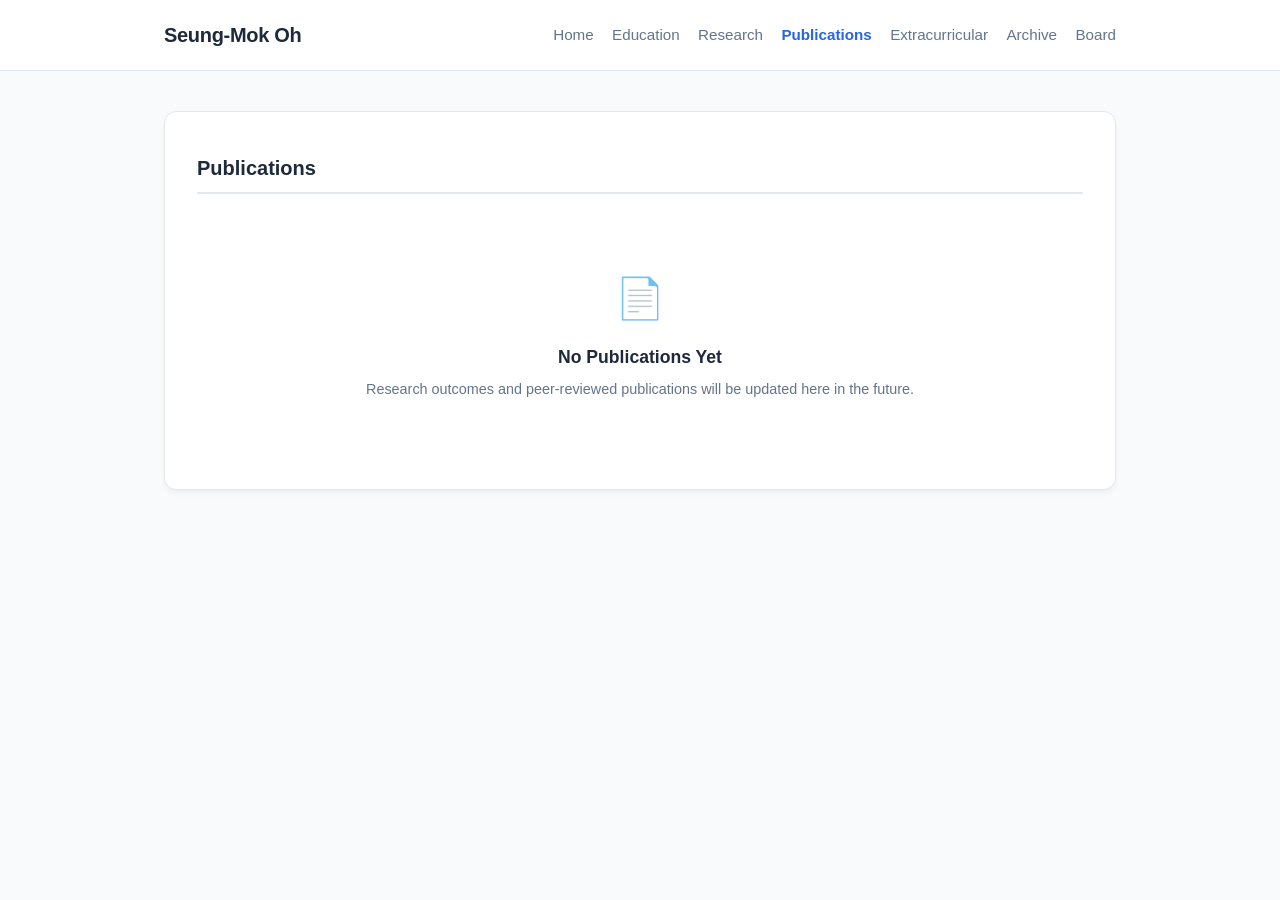
<file: publications.html>
<!DOCTYPE html>

<html lang="en">
<head>
<meta charset="utf-8"/>
<meta content="width=device-width, initial-scale=1.0" name="viewport"/>
<title>Publications | Seung-Mok Oh</title>
<style>
        :root {
            --primary-color: #1e293b;
            --accent-color: #2563eb;
            --bg-color: #f8fafc;
            --card-bg: #ffffff;
            --text-main: #334155;
            --text-muted: #64748b;
            --border-color: #e2e8f0;
        }

        * { box-sizing: border-box; margin: 0; padding: 0; }
        body { font-family: -apple-system, BlinkMacSystemFont, "Segoe UI", Roboto, sans-serif; background-color: var(--bg-color); color: var(--text-main); line-height: 1.6; }

        header { background-color: #ffffff; border-bottom: 1px solid var(--border-color); position: sticky; top: 0; z-index: 1000; }
        nav { max-width: 1000px; margin: 0 auto; display: flex; justify-content: space-between; align-items: center; padding: 1.2rem 2rem; }
        .logo { color: var(--primary-color); font-size: 1.25rem; font-weight: 700; text-decoration: none; letter-spacing: -0.3px; }
        .nav-links { display: flex; list-style: none; gap: 2rem; }
        .nav-links a { color: var(--text-muted); text-decoration: none; font-size: 0.95rem; font-weight: 500; transition: color 0.2s; }
        .nav-links a:hover, .nav-links a.active { color: var(--accent-color); font-weight: 600; }

        .container { max-width: 1000px; margin: 2.5rem auto; padding: 0 1.5rem; }
        .card { background: var(--card-bg); padding: 2.5rem 2rem; border-radius: 12px; box-shadow: 0 4px 6px -1px rgba(0, 0, 0, 0.05); border: 1px solid var(--border-color); margin-bottom: 2rem; }
        .section-title { font-size: 1.25rem; color: var(--primary-color); border-bottom: 2px solid var(--border-color); padding-bottom: 0.5rem; margin-bottom: 1.5rem; }

        .empty-state {
            text-align: center;
            padding: 3rem 1rem;
            color: var(--text-muted);
        }
        .empty-icon {
            font-size: 2.5rem;
            margin-bottom: 0.8rem;
        }
        .empty-title {
            font-size: 1.1rem;
            font-weight: 600;
            color: var(--primary-color);
            margin-bottom: 0.4rem;
        }
        .empty-sub {
            font-size: 0.9rem;
        }

        @media (max-width: 768px) { nav { flex-direction: column; gap: 1rem; } }
    

        /* Keep header/body alignment and scrollbar spacing consistent on every page. */
        html { overflow-y: scroll; }
        body { overflow-wrap: anywhere; }
        nav { padding: 1.2rem 1.5rem; gap: 1.25rem; }
        .logo { flex-shrink: 0; }
        .nav-links { flex-wrap: wrap; justify-content: flex-end; column-gap: 1.15rem; row-gap: 0.5rem; }
        .nav-links a { display: inline-block; white-space: nowrap; }
        .home-grid { grid-template-columns: 300px minmax(0, 1fr); }
        a:focus-visible, button:focus-visible, summary:focus-visible { outline: 3px solid var(--accent-color); outline-offset: 4px; border-radius: 3px; }
        .project-title { margin: 0; line-height: 1.5; }
        .project-role { font-size: 0.88rem; color: var(--text-muted); margin: 0.35rem 0 0.15rem; }
        .project-status { display: inline-block; color: #1d4ed8; background: #eff6ff; border: 1px solid #dbeafe; font-size: 0.76rem; font-weight: 600; padding: 0.12rem 0.5rem; border-radius: 4px; margin-bottom: 0.75rem; }
        @media (max-width: 940px) {
            nav { flex-direction: column; gap: 0.85rem; }
            .nav-links { justify-content: center; }
        }
        @media (max-width: 768px) {
            .home-grid { grid-template-columns: minmax(0, 1fr); }
        }
        @media (max-width: 600px) {
            nav { padding: 1rem 1.25rem; }
            .nav-links { display: grid; grid-template-columns: repeat(3, minmax(0, 1fr)); width: 100%; gap: 0.6rem 0.35rem; text-align: center; }
            .nav-links a { font-size: 0.82rem; }
            .container { margin-top: 1.5rem; padding: 0 1.25rem; }
            .card, .content-card { padding: 1.35rem; }
            .project-header { flex-direction: column; gap: 0.3rem; }
            .project-date { white-space: normal; }
        }
        @media (prefers-reduced-motion: reduce) {
            *, *::before, *::after { transition: none !important; scroll-behavior: auto !important; }
        }

        @media (max-width: 600px) { .nav-links li:last-child { grid-column: 2; } }
</style>
</head>
<body>
<header>
<nav aria-label="Main navigation">
<a class="logo" href="index.html">Seung-Mok Oh</a>
<ul class="nav-links"><li><a href="index.html">Home</a></li><li><a href="education.html">Education</a></li><li><a href="research.html">Research</a></li><li><a aria-current="page" class="active" href="publications.html">Publications</a></li><li><a href="extracurricular.html">Extracurricular</a></li><li><a href="archive.html">Archive</a></li><li><a href="board.html">Board</a></li></ul>
</nav>
</header>
<main class="container">
<section class="card">
<h1 class="section-title">Publications</h1>
<div class="empty-state">
<div class="empty-icon">📄</div>
<div class="empty-title">No Publications Yet</div>
<div class="empty-sub">Research outcomes and peer-reviewed publications will be updated here in the future.</div>
</div>
</section>
</main>
</body>
</html>
</file>
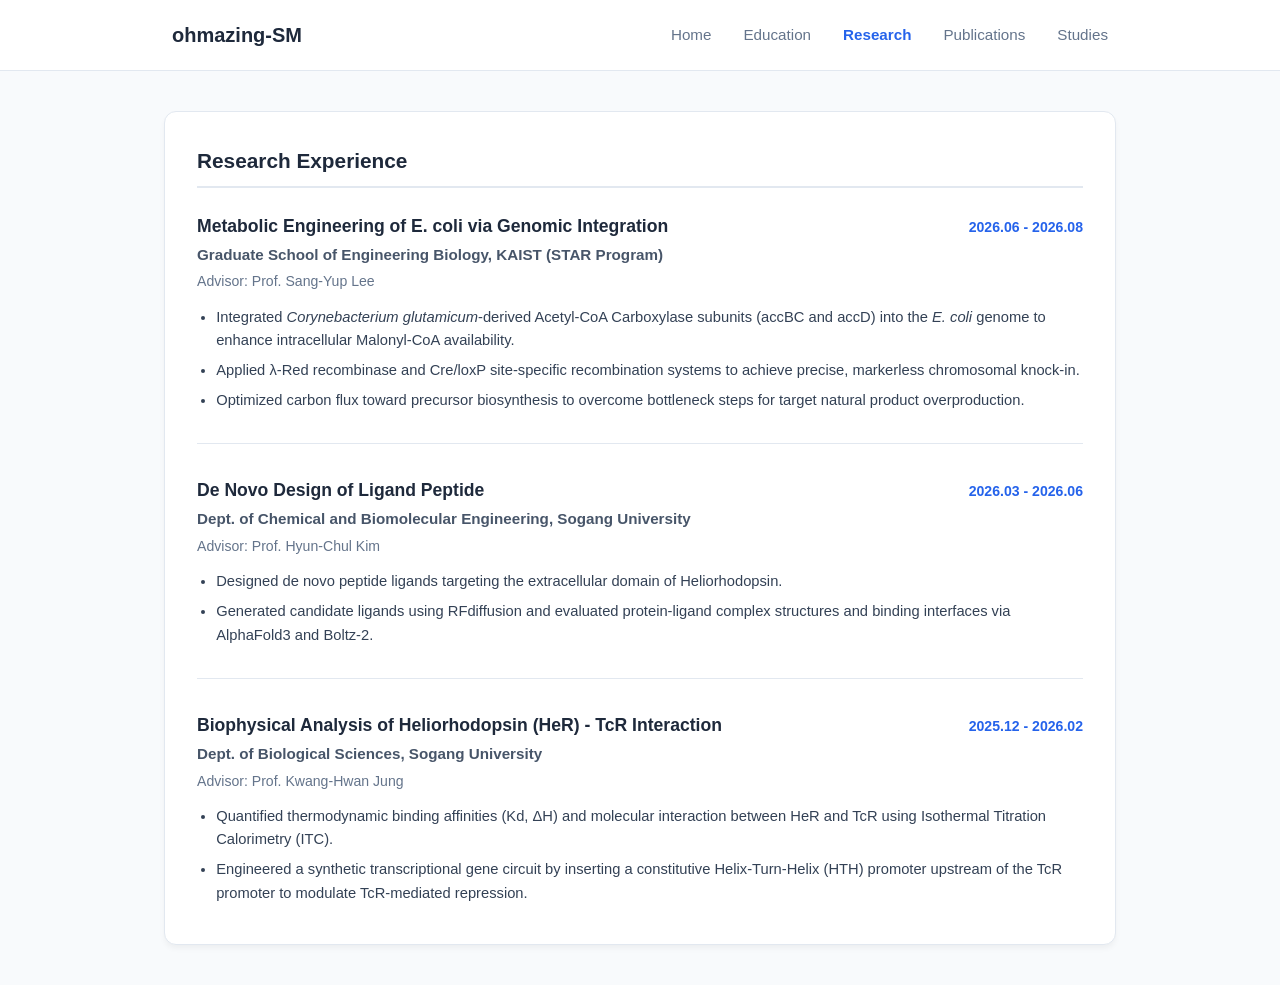
<file: Research.html>
<!DOCTYPE html>
<html lang="en">
<head>
    <meta charset="UTF-8">
    <meta name="viewport" content="width=device-width, initial-scale=1.0">
    <title>Research Experience | Seung-Mok Oh</title>
    <style>
        :root {
            --primary-color: #1e293b;
            --accent-color: #2563eb;
            --bg-color: #f8fafc;
            --card-bg: #ffffff;
            --text-main: #334155;
            --text-muted: #64748b;
            --border-color: #e2e8f0;
        }

        * { box-sizing: border-box; margin: 0; padding: 0; }
        body { font-family: -apple-system, BlinkMacSystemFont, "Segoe UI", Roboto, sans-serif; background-color: var(--bg-color); color: var(--text-main); line-height: 1.6; }

        header { background-color: #ffffff; border-bottom: 1px solid var(--border-color); position: sticky; top: 0; z-index: 1000; }
        nav { max-width: 1000px; margin: 0 auto; display: flex; justify-content: space-between; align-items: center; padding: 1.2rem 2rem; }
        .logo { color: var(--primary-color); font-size: 1.25rem; font-weight: 700; text-decoration: none; }
        .nav-links { display: flex; list-style: none; gap: 2rem; }
        .nav-links a { color: var(--text-muted); text-decoration: none; font-size: 0.95rem; font-weight: 500; }
        .nav-links a:hover, .nav-links a.active { color: var(--accent-color); font-weight: 600; }

        .container { max-width: 1000px; margin: 2.5rem auto; padding: 0 1.5rem; }
        .card { background: var(--card-bg); padding: 2rem; border-radius: 12px; box-shadow: 0 4px 6px -1px rgba(0, 0, 0, 0.05); border: 1px solid var(--border-color); margin-bottom: 2rem; }
        .section-title { font-size: 1.3rem; color: var(--primary-color); border-bottom: 2px solid var(--border-color); padding-bottom: 0.5rem; margin-bottom: 1.5rem; }

        .project-item { margin-bottom: 2rem; border-bottom: 1px solid var(--border-color); padding-bottom: 1.5rem; }
        .project-item:last-child { border-bottom: none; padding-bottom: 0; margin-bottom: 0; }
        
        .project-header { display: flex; justify-content: space-between; align-items: baseline; }
        .project-title { font-size: 1.1rem; font-weight: 700; color: var(--primary-color); }
        .project-date { font-size: 0.88rem; color: var(--accent-color); font-weight: 600; }
        .project-lab { font-size: 0.95rem; font-weight: 600; color: #475569; margin: 0.2rem 0; }
        .project-advisor { font-size: 0.88rem; color: var(--text-muted); margin-bottom: 0.8rem; }
        
        .project-bullets { font-size: 0.92rem; color: var(--text-main); padding-left: 1.2rem; }
        .project-bullets li { margin-bottom: 0.4rem; }

        @media (max-width: 768px) { nav { flex-direction: column; gap: 1rem; } .project-header { flex-direction: column; } }
    </style>
</head>
<body>

    <header>
        <nav>
            <a href="index.html" class="logo">ohmazing-SM</a>
            <ul class="nav-links">
                <li><a href="index.html">Home</a></li>
                <li><a href="education.html">Education</a></li>
                <li><a href="research.html" class="active">Research</a></li>
                <li><a href="publications.html">Publications</a></li>
                <li><a href="studies.html">Studies</a></li>
            </ul>
        </nav>
    </header>

    <main class="container">
        
        <section class="card">
            <h2 class="section-title">Research Experience</h2>

            <!-- KAIST Project -->
            <div class="project-item">
                <div class="project-header">
                    <span class="project-title">Metabolic Engineering of E. coli via Genomic Integration</span>
                    <span class="project-date">2026.06 - 2026.08</span>
                </div>
                <div class="project-lab">Graduate School of Engineering Biology, KAIST (STAR Program)</div>
                <div class="project-advisor">Advisor: Prof. Sang-Yup Lee</div>
                <ul class="project-bullets">
                    <li>Integrated <i>Corynebacterium glutamicum</i>-derived Acetyl-CoA Carboxylase subunits (accBC and accD) into the <i>E. coli</i> genome to enhance intracellular Malonyl-CoA availability.</li>
                    <li>Applied λ-Red recombinase and Cre/loxP site-specific recombination systems to achieve precise, markerless chromosomal knock-in.</li>
                    <li>Optimized carbon flux toward precursor biosynthesis to overcome bottleneck steps for target natural product overproduction.</li>
                </ul>
            </div>

            <!-- Sogang Ligand Peptide Project -->
            <div class="project-item">
                <div class="project-header">
                    <span class="project-title">De Novo Design of Ligand Peptide</span>
                    <span class="project-date">2026.03 - 2026.06</span>
                </div>
                <div class="project-lab">Dept. of Chemical and Biomolecular Engineering, Sogang University</div>
                <div class="project-advisor">Advisor: Prof. Hyun-Chul Kim</div>
                <ul class="project-bullets">
                    <li>Designed de novo peptide ligands targeting the extracellular domain of Heliorhodopsin.</li>
                    <li>Generated candidate ligands using RFdiffusion and evaluated protein-ligand complex structures and binding interfaces via AlphaFold3 and Boltz-2.</li>
                </ul>
            </div>

            <!-- Sogang Biophysical Analysis Project -->
            <div class="project-item">
                <div class="project-header">
                    <span class="project-title">Biophysical Analysis of Heliorhodopsin (HeR) - TcR Interaction</span>
                    <span class="project-date">2025.12 - 2026.02</span>
                </div>
                <div class="project-lab">Dept. of Biological Sciences, Sogang University</div>
                <div class="project-advisor">Advisor: Prof. Kwang-Hwan Jung</div>
                <ul class="project-bullets">
                    <li>Quantified thermodynamic binding affinities (Kd, ΔH) and molecular interaction between HeR and TcR using Isothermal Titration Calorimetry (ITC).</li>
                    <li>Engineered a synthetic transcriptional gene circuit by inserting a constitutive Helix-Turn-Helix (HTH) promoter upstream of the TcR promoter to modulate TcR-mediated repression.</li>
                </ul>
            </div>

        </section>

    </main>

</body>
</html>
</file>
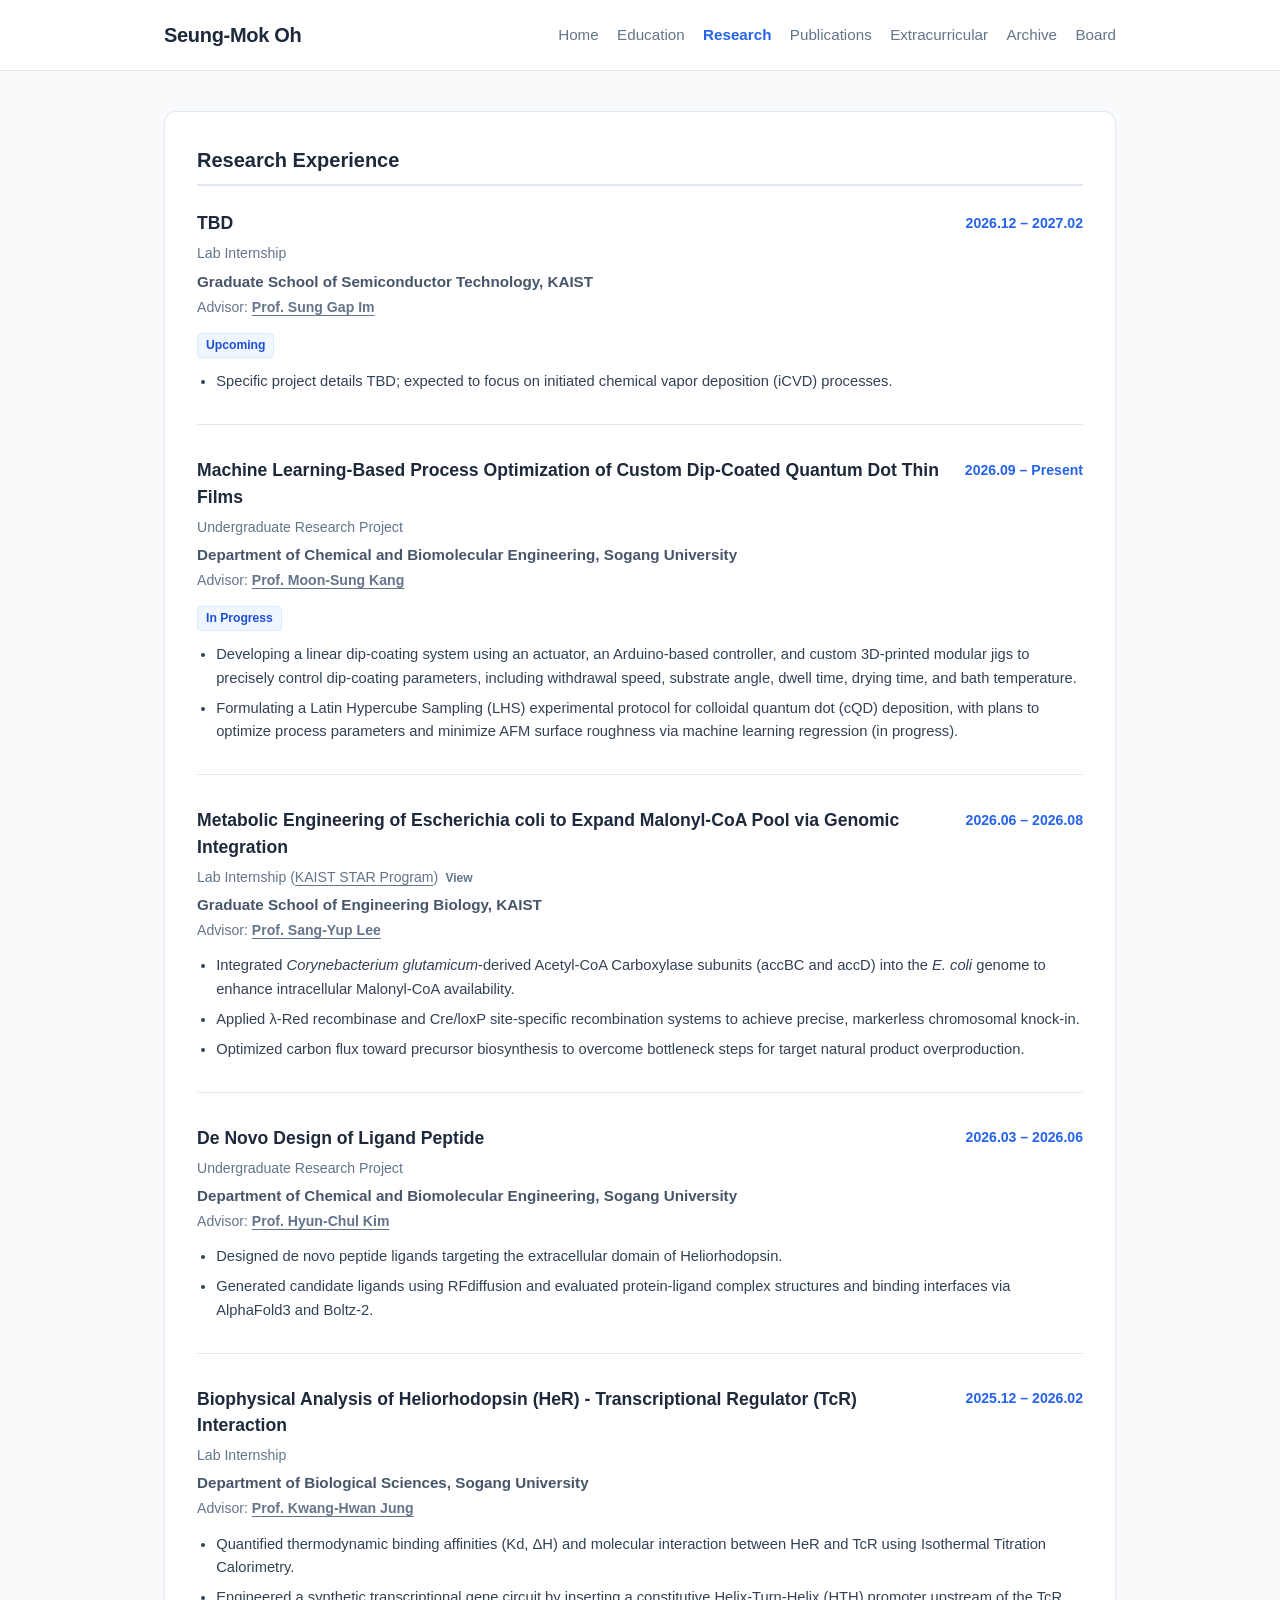
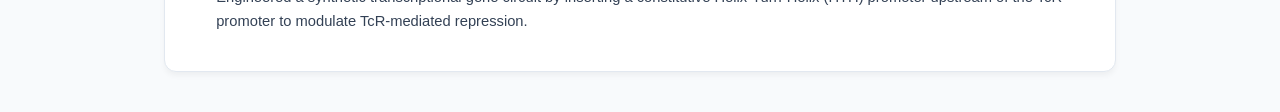
<file: research.html>
<!DOCTYPE html>

<html lang="en">
<head>
<meta charset="utf-8"/>
<meta content="width=device-width, initial-scale=1.0" name="viewport"/>
<title>Research Experience | Seung-Mok Oh</title>
<style>
        /* 스크롤바 축 고정 (화면 덜컥거림 방지) */
        html {
            overflow-y: scroll;
        }

        :root {
            --primary-color: #1e293b;
            --accent-color: #2563eb;
            --bg-color: #f8fafc;
            --card-bg: #ffffff;
            --text-main: #334155;
            --text-muted: #64748b;
            --border-color: #e2e8f0;
        }

        * { box-sizing: border-box; margin: 0; padding: 0; }
        body { font-family: -apple-system, BlinkMacSystemFont, "Segoe UI", Roboto, sans-serif; background-color: var(--bg-color); color: var(--text-main); line-height: 1.6; }

        header { background-color: #ffffff; border-bottom: 1px solid var(--border-color); position: sticky; top: 0; z-index: 1000; }
        nav { max-width: 1000px; margin: 0 auto; display: flex; justify-content: space-between; align-items: center; padding: 1.2rem 2rem; }
        .logo { color: var(--primary-color); font-size: 1.25rem; font-weight: 700; text-decoration: none; letter-spacing: -0.3px; }
        .nav-links { display: flex; list-style: none; gap: 2rem; }
        .nav-links a { color: var(--text-muted); text-decoration: none; font-size: 0.95rem; font-weight: 500; transition: color 0.2s; }
        .nav-links a:hover, .nav-links a.active { color: var(--accent-color); font-weight: 600; }

        .container { max-width: 1000px; margin: 2.5rem auto; padding: 0 1.5rem; }
        .card { background: var(--card-bg); padding: 2rem; border-radius: 12px; box-shadow: 0 4px 6px -1px rgba(0, 0, 0, 0.05); border: 1px solid var(--border-color); margin-bottom: 2rem; }
        .section-title { font-size: 1.25rem; color: var(--primary-color); border-bottom: 2px solid var(--border-color); padding-bottom: 0.5rem; margin-bottom: 1.5rem; }

        .project-item { margin-bottom: 2rem; border-bottom: 1px solid var(--border-color); padding-bottom: 1.5rem; }
        .project-item:last-child { border-bottom: none; padding-bottom: 0; margin-bottom: 0; }
        
        .project-header { 
            display: flex; 
            justify-content: space-between; 
            align-items: flex-start;
            gap: 1.5rem; 
        }
        .project-title { 
            font-size: 1.1rem; 
            font-weight: 700; 
            color: var(--primary-color); 
            flex: 1;
        }
        .project-date { 
            font-size: 0.88rem; 
            color: var(--accent-color); 
            font-weight: 600; 
            white-space: nowrap; 
            padding-top: 0.1rem;
        }
        
        .project-lab { font-size: 0.95rem; font-weight: 600; color: #475569; margin: 0.3rem 0 0.1rem 0; }
        .project-advisor { font-size: 0.88rem; color: var(--text-muted); margin-bottom: 0.8rem; }
        
        .prof-link {
            color: var(--text-muted);
            text-decoration: underline;
            text-underline-offset: 3px;
            font-weight: 600;
            transition: color 0.2s;
        }
        .prof-link:hover {
            color: var(--accent-color);
        }

        .project-bullets { font-size: 0.92rem; color: var(--text-main); padding-left: 1.2rem; }
        .project-bullets li { margin-bottom: 0.4rem; }

        @media (max-width: 768px) { 
            nav { flex-direction: column; gap: 1rem; } 
            .project-header { flex-direction: column; gap: 0.3rem; } 
            .project-date { white-space: normal; }
        }
    

        /* Keep header/body alignment and scrollbar spacing consistent on every page. */
        html { overflow-y: scroll; }
        body { overflow-wrap: anywhere; }
        nav { padding: 1.2rem 1.5rem; gap: 1.25rem; }
        .logo { flex-shrink: 0; }
        .nav-links { flex-wrap: wrap; justify-content: flex-end; column-gap: 1.15rem; row-gap: 0.5rem; }
        .nav-links a { display: inline-block; white-space: nowrap; }
        .home-grid { grid-template-columns: 300px minmax(0, 1fr); }
        a:focus-visible, button:focus-visible, summary:focus-visible { outline: 3px solid var(--accent-color); outline-offset: 4px; border-radius: 3px; }
        .project-title { margin: 0; line-height: 1.5; }
        .project-role { font-size: 0.88rem; color: var(--text-muted); margin: 0.35rem 0 0.15rem; }
        .project-status { display: inline-block; color: #1d4ed8; background: #eff6ff; border: 1px solid #dbeafe; font-size: 0.76rem; font-weight: 600; padding: 0.12rem 0.5rem; border-radius: 4px; margin-bottom: 0.75rem; }
        @media (max-width: 940px) {
            nav { flex-direction: column; gap: 0.85rem; }
            .nav-links { justify-content: center; }
        }
        @media (max-width: 768px) {
            .home-grid { grid-template-columns: minmax(0, 1fr); }
        }
        @media (max-width: 600px) {
            nav { padding: 1rem 1.25rem; }
            .nav-links { display: grid; grid-template-columns: repeat(3, minmax(0, 1fr)); width: 100%; gap: 0.6rem 0.35rem; text-align: center; }
            .nav-links a { font-size: 0.82rem; }
            .container { margin-top: 1.5rem; padding: 0 1.25rem; }
            .card, .content-card { padding: 1.35rem; }
            .project-header { flex-direction: column; gap: 0.3rem; }
            .project-date { white-space: normal; }
        }
        @media (prefers-reduced-motion: reduce) {
            *, *::before, *::after { transition: none !important; scroll-behavior: auto !important; }
        }

        @media (max-width: 600px) { .nav-links li:last-child { grid-column: 2; } }

        /* Expandable supporting documents */
        .evidence-toggle { font: inherit; color: inherit; border: 0; padding: 0; background: none; cursor: pointer; text-align: left; }
        .evidence-label { text-decoration: underline; text-underline-offset: 3px; }
        .evidence-toggle:hover { color: var(--accent-color); }
        .evidence-state { display: inline-block; margin-left: 0.45rem; font-size: 0.75rem; font-weight: 600; color: var(--text-muted); text-decoration: none; }
        .evidence-viewer { margin-top: 1rem; }
        .evidence-viewer[hidden] { display: none !important; }
        .evidence-viewer iframe { display: block; width: 100%; height: min(700px, 75vh); min-height: 320px; border: 1px solid var(--border-color); border-radius: 8px; background: #fff; }
</style>
</head>
<body>
<header>
<nav aria-label="Main navigation">
<a class="logo" href="index.html">Seung-Mok Oh</a>
<ul class="nav-links"><li><a href="index.html">Home</a></li><li><a href="education.html">Education</a></li><li><a aria-current="page" class="active" href="research.html">Research</a></li><li><a href="publications.html">Publications</a></li><li><a href="extracurricular.html">Extracurricular</a></li><li><a href="archive.html">Archive</a></li><li><a href="board.html">Board</a></li></ul>
</nav>
</header>
<main class="container">
<section class="card">
<h1 class="section-title">Research Experience</h1>

<article class="project-item">
<div class="project-header">
<h2 class="project-title">TBD</h2>
<span class="project-date">2026.12 – 2027.02</span>
</div>
<p class="project-role">Lab Internship</p>
<div class="project-lab">Graduate School of Semiconductor Technology, KAIST</div>
<div class="project-advisor">Advisor: <a class="prof-link" href="https://ftfl.kaist.ac.kr/" target="_blank" rel="noopener noreferrer">Prof. Sung Gap Im</a></div>
<span class="project-status">Upcoming</span>
<ul class="project-bullets">
<li>Specific project details TBD; expected to focus on initiated chemical vapor deposition (iCVD) processes.</li>
</ul>
</article>
<article class="project-item">
<div class="project-header">
<h2 class="project-title">Machine Learning-Based Process Optimization of Custom Dip-Coated Quantum Dot Thin Films</h2>
<span class="project-date">2026.09 – Present</span>
</div>
<p class="project-role">Undergraduate Research Project</p>
<div class="project-lab">Department of Chemical and Biomolecular Engineering, Sogang University</div>
<div class="project-advisor">Advisor: <a class="prof-link" href="https://sites.google.com/view/mskanggroup/home" target="_blank" rel="noopener noreferrer">Prof. Moon-Sung Kang</a></div>
<span class="project-status">In Progress</span>
<ul class="project-bullets">
<li>Developing a linear dip-coating system using an actuator, an Arduino-based controller, and custom 3D-printed modular jigs to precisely control dip-coating parameters, including withdrawal speed, substrate angle, dwell time, drying time, and bath temperature.</li>
<li>Formulating a Latin Hypercube Sampling (LHS) experimental protocol for colloidal quantum dot (cQD) deposition, with plans to optimize process parameters and minimize AFM surface roughness via machine learning regression (in progress).</li>
</ul>
</article>
<article class="project-item">
<div class="project-header">
<h2 class="project-title">Metabolic Engineering of Escherichia coli to Expand Malonyl-CoA Pool via Genomic Integration</h2>
<span class="project-date">2026.06 – 2026.08</span>
</div><p class="project-role">Lab Internship <button type="button" class="evidence-toggle" aria-expanded="false" aria-controls="kaist-star-evidence">(<span class="evidence-label">KAIST STAR Program</span>)<span class="evidence-state" aria-hidden="true">View</span></button></p>
<div class="project-lab">Graduate School of Engineering Biology, KAIST</div>
<div class="project-advisor">Advisor: <a class="prof-link" href="https://mbel.kaist.ac.kr/" rel="noopener noreferrer" target="_blank">Prof. Sang-Yup Lee</a></div>
<ul class="project-bullets">
<li>Integrated <i>Corynebacterium glutamicum</i>-derived Acetyl-CoA Carboxylase subunits (accBC and accD) into the <i>E. coli</i> genome to enhance intracellular Malonyl-CoA availability.</li>
<li>Applied λ-Red recombinase and Cre/loxP site-specific recombination systems to achieve precise, markerless chromosomal knock-in.</li>
<li>Optimized carbon flux toward precursor biosynthesis to overcome bottleneck steps for target natural product overproduction.</li>
</ul>
<div class="evidence-viewer" id="kaist-star-evidence" hidden>
<iframe data-src="https://drive.google.com/file/d/1zaPOBu5yVb9ApVytqbMtUvRV4l-Xf6M6/preview" title="KAIST STAR Program — supporting document" loading="lazy" allowfullscreen></iframe>
</div>
</article>
<article class="project-item">
<div class="project-header">
<h2 class="project-title">De Novo Design of Ligand Peptide</h2>
<span class="project-date">2026.03 – 2026.06</span>
</div><p class="project-role">Undergraduate Research Project</p>
<div class="project-lab">Department of Chemical and Biomolecular Engineering, Sogang University</div>
<div class="project-advisor">Advisor: <a class="prof-link" href="https://ddssogang.wixsite.com/biomaterials" rel="noopener noreferrer" target="_blank">Prof. Hyun-Chul Kim</a></div>
<ul class="project-bullets">
<li>Designed de novo peptide ligands targeting the extracellular domain of Heliorhodopsin.</li>
<li>Generated candidate ligands using RFdiffusion and evaluated protein-ligand complex structures and binding interfaces via AlphaFold3 and Boltz-2.</li>
</ul>
</article>
<article class="project-item">
<div class="project-header">
<h2 class="project-title">Biophysical Analysis of Heliorhodopsin (HeR) - Transcriptional Regulator (TcR) Interaction</h2>
<span class="project-date">2025.12 – 2026.02</span>
</div><p class="project-role">Lab Internship</p>
<div class="project-lab">Department of Biological Sciences, Sogang University</div>
<div class="project-advisor">Advisor: <a class="prof-link" href="http://www.photoreceptor.co.kr" rel="noopener noreferrer" target="_blank">Prof. Kwang-Hwan Jung</a></div>
<ul class="project-bullets">
<li>Quantified thermodynamic binding affinities (Kd, ΔH) and molecular interaction between HeR and TcR using Isothermal Titration Calorimetry.</li>
<li>Engineered a synthetic transcriptional gene circuit by inserting a constitutive Helix-Turn-Helix (HTH) promoter upstream of the TcR promoter to modulate TcR-mediated repression.</li>
</ul>
</article>
</section>
</main>
<script>
        document.addEventListener('click', function (event) {
            const button = event.target.closest('button.evidence-toggle');
            if (!button) return;
            const viewer = document.getElementById(button.getAttribute('aria-controls'));
            if (!viewer) return;
            const opening = viewer.hidden;
            if (opening) {
                const frame = viewer.querySelector('iframe[data-src]');
                if (frame && !frame.getAttribute('src')) frame.setAttribute('src', frame.dataset.src);
            }
            viewer.hidden = !opening;
            button.setAttribute('aria-expanded', String(opening));
            button.querySelector('.evidence-state').textContent = opening ? 'Hide' : 'View';
        });
</script>
</body>
</html>
</file>
